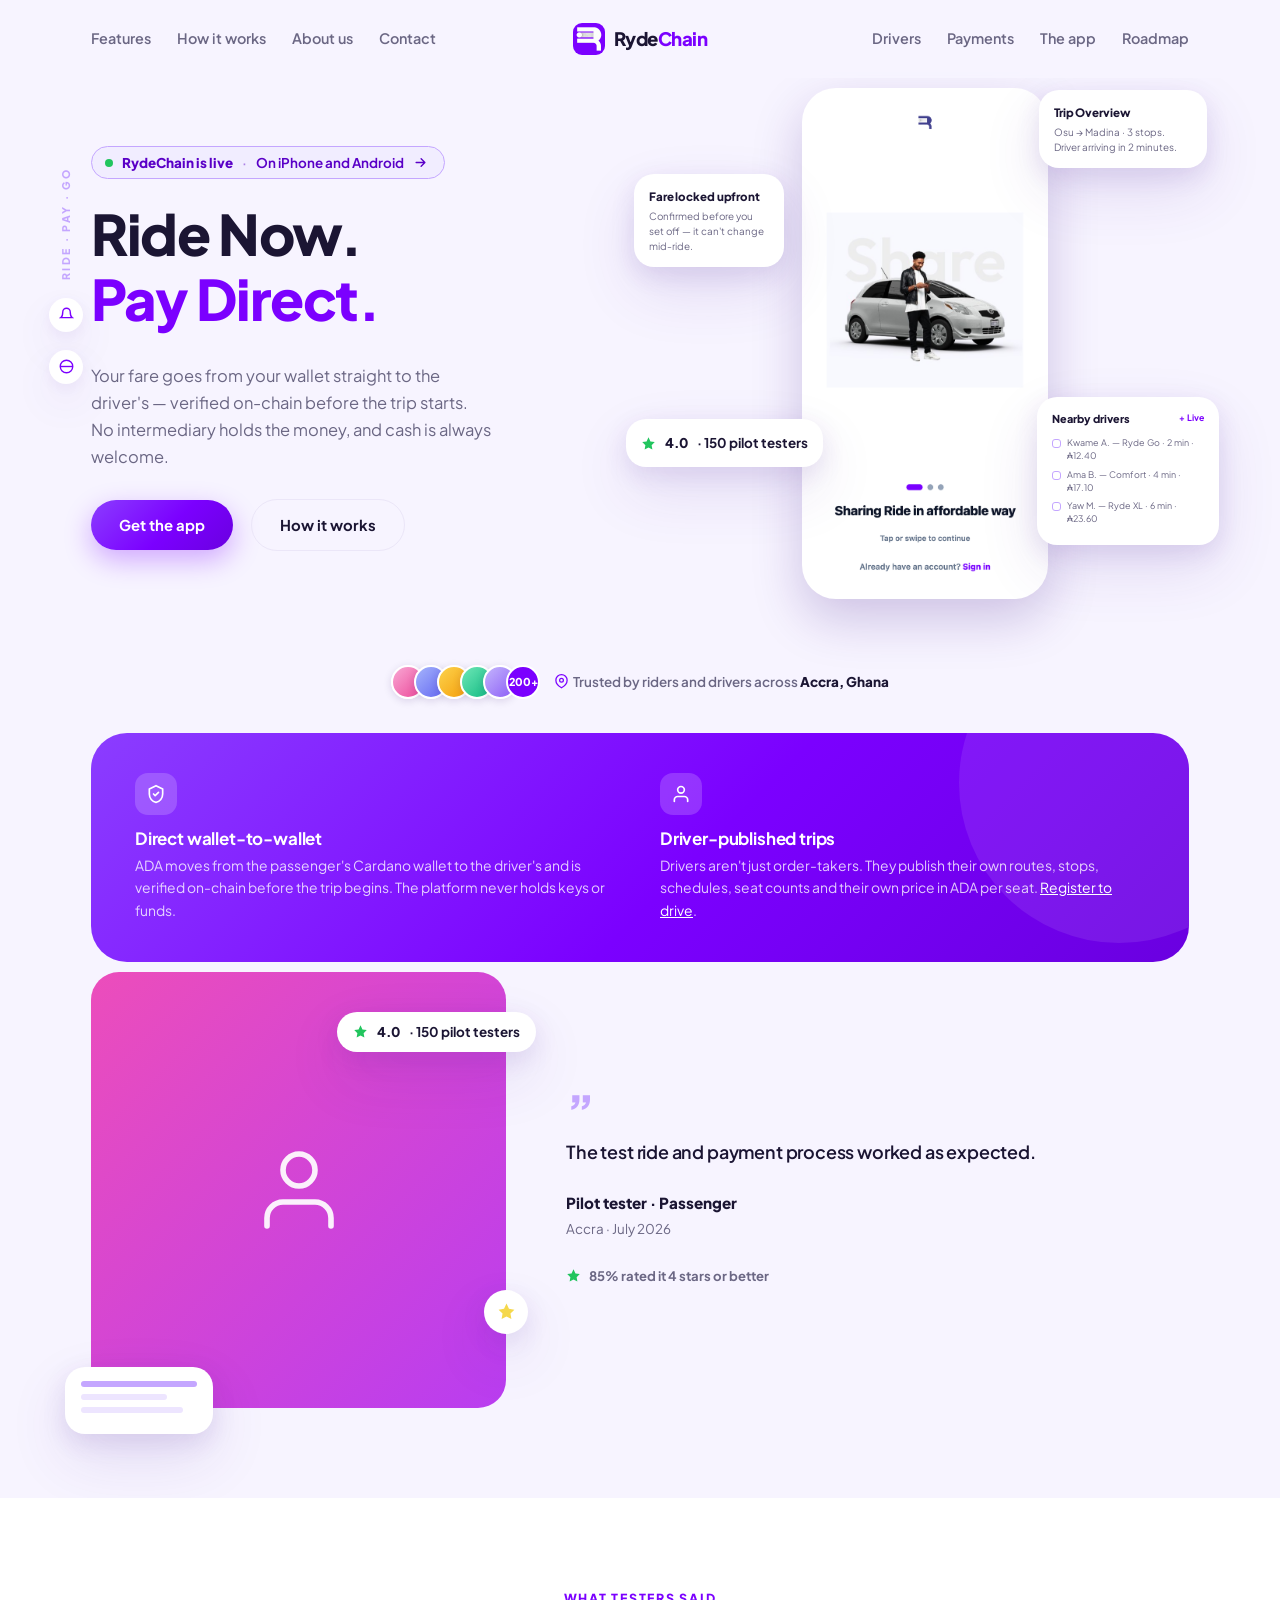
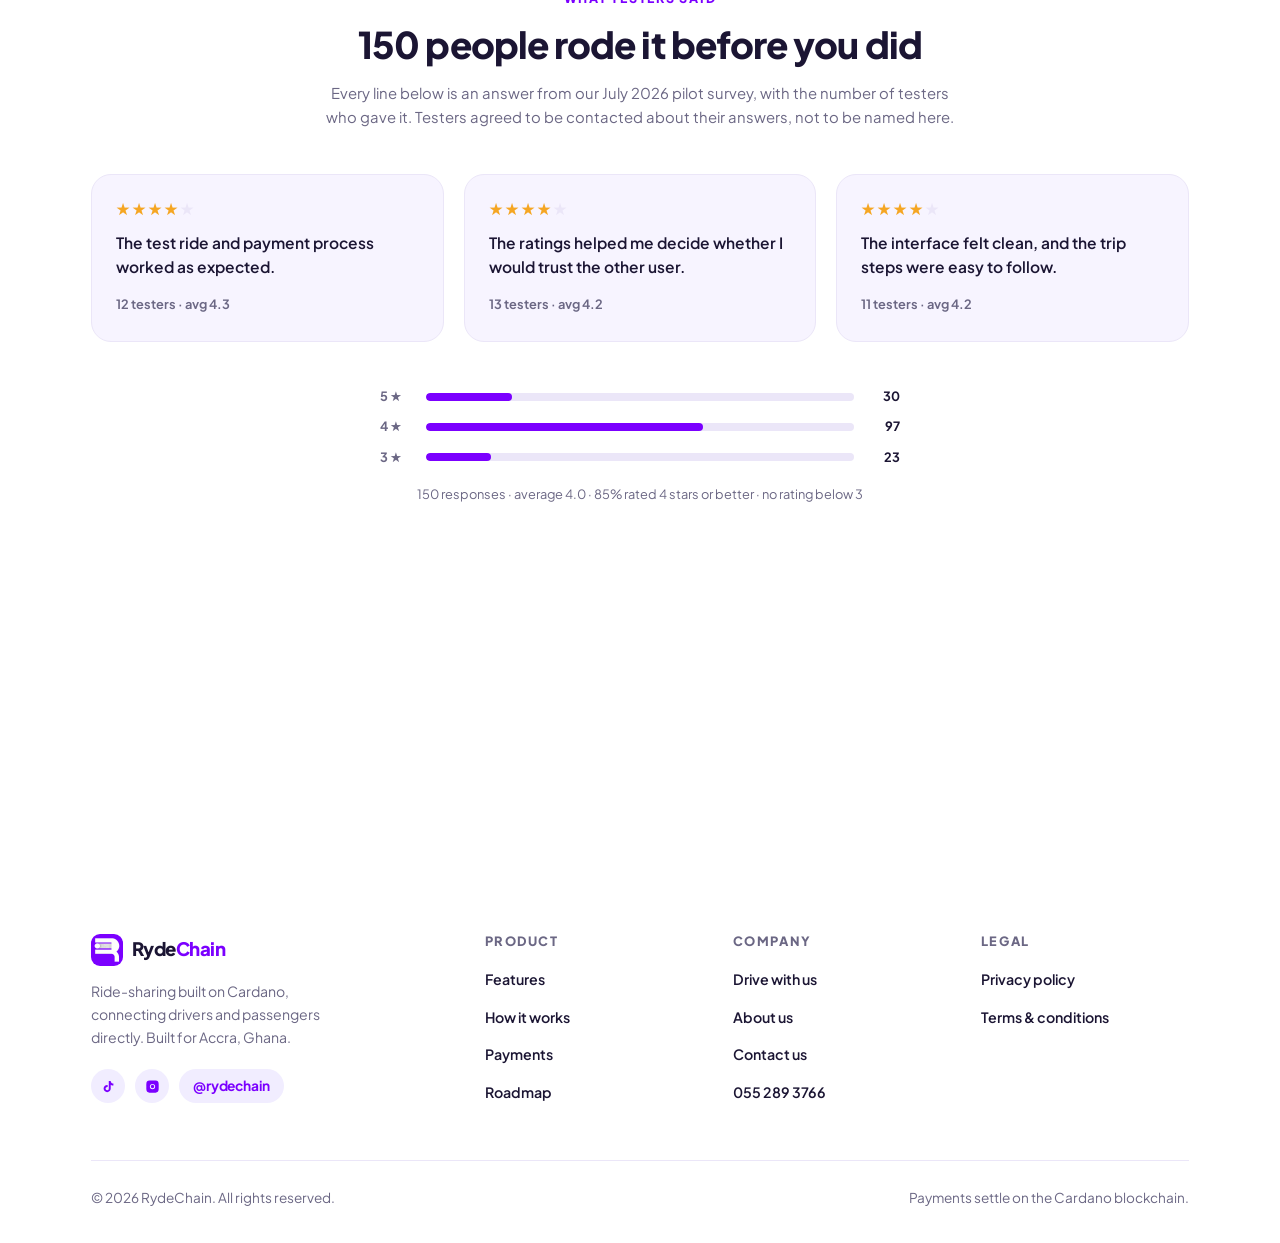
<file: index.html>
<!DOCTYPE html>
<html lang="en">
<head>
<meta charset="utf-8" />
<meta name="viewport" content="width=device-width, initial-scale=1" />
<title>RydeChain — Ride-sharing on Cardano, built for Accra</title>
<meta name="description" content="RydeChain connects drivers and passengers directly. Pay in cash or in ADA straight from your own Cardano wallet to the driver's — verified on-chain, no intermediary holding your money." />
<meta name="theme-color" content="#7b00ff" />
<link rel="icon" href="/assets/favicon.png" />
<meta property="og:title" content="RydeChain — Ride-sharing on Cardano" />
<meta property="og:description" content="Direct wallet-to-wallet ADA payments, driver-published trips, and upfront fares. Built for Accra, Ghana." />
<meta property="og:url" content="https://app.arcaccra.com/" />
<meta property="og:type" content="website" />
<meta property="og:image" content="https://app.arcaccra.com/assets/logo.png" />
<link rel="canonical" href="https://app.arcaccra.com/" />
<link rel="preconnect" href="https://fonts.googleapis.com" />
<link rel="preconnect" href="https://fonts.gstatic.com" crossorigin />
<link href="https://fonts.googleapis.com/css2?family=Plus+Jakarta+Sans:wght@400;500;600;700;800&display=swap" rel="stylesheet" />
<link rel="stylesheet" href="/styles.css" />
</head>
<body data-page="home">

<div id="site-header"></div>

<main class="page-main">
<section class="hero">
  <div class="wrap hero-inner">
    <div class="rail" aria-hidden="true">
      <span>Ride · Pay · Go</span>
      <i><svg viewBox="0 0 24 24"><path d="M18 8A6 6 0 0 0 6 8c0 7-3 9-3 9h18s-3-2-3-9"/></svg></i>
      <i><svg viewBox="0 0 24 24"><circle cx="12" cy="12" r="10"/><path d="M2 12h20"/></svg></i>
    </div>
    <div class="hero-grid">
      <div>
        <!-- Points at /download now that both stores are live: naming one would
             send half the visitors to a store their phone cannot use. -->
        <a class="live-pill" href="/download">
          <span class="live-dot" aria-hidden="true"></span>
          <strong>RydeChain is live</strong>
          <span class="live-sep" aria-hidden="true">·</span>
          On iPhone and Android
          <svg class="live-arrow" viewBox="0 0 24 24" fill="none" stroke="currentColor" stroke-width="2.2" stroke-linecap="round" stroke-linejoin="round" aria-hidden="true"><path d="M5 12h13M13 6l6 6-6 6"/></svg>
        </a>
        <h1>Ride Now.<br /><span class="accent">Pay Direct.</span></h1>
        <p class="lead">
          Your fare goes from your wallet straight to the driver's — verified
          on-chain before the trip starts. No intermediary holds the money,
          and cash is always welcome.
        </p>
        <div class="hero-actions">
          <a href="/download" class="btn btn-primary">Get the app</a>
          <a href="/how-it-works" class="btn btn-ghost">How it works</a>
        </div>
      </div>
      <div class="hero-visual">
        <div class="float f-left reveal">
          <h5>Fare locked upfront</h5>
          <p>Confirmed before you set off — it can't change mid-ride.</p>
        </div>
        <div class="rating-chip float f-trust">
          <svg class="star" viewBox="0 0 24 24" aria-hidden="true"><polygon points="12 2 15.1 8.6 22 9.7 17 14.6 18.2 21.5 12 18.2 5.8 21.5 7 14.6 2 9.7 8.9 8.6 12 2"/></svg>
          <b>4.0</b> · 150 pilot testers
        </div>
        <div class="float f-overview">
          <h5>Trip Overview</h5>
          <p>Osu → Madina · 3 stops. Driver arriving in 2 minutes.</p>
        </div>
        <div class="float f-tasks">
          <div class="hd"><b>Nearby drivers</b><span>+ Live</span></div>
          <div class="li"><i></i> Kwame A. — Ryde Go · 2 min · ₳12.40</div>
          <div class="li"><i></i> Ama B. — Comfort · 4 min · ₳17.10</div>
          <div class="li"><i></i> Yaw M. — Ryde XL · 6 min · ₳23.60</div>
        </div>
        <div class="phone">
          <div class="phone-inner">
            <img class="phone-shot" src="/assets/screens/01-onboarding-share.png" alt="RydeChain app onboarding screen" />
          </div>
        </div>
      </div>
    </div>
    <div class="hero-social">
      <div class="avatars">
        <i class="a1"></i><i class="a2"></i><i class="a3"></i><i class="a4"></i><i class="a5"></i>
        <span class="more">200+</span>
      </div>
      <p>
        <svg class="inline-ic" viewBox="0 0 24 24" aria-hidden="true"><path d="M21 10c0 7-9 12-9 12s-9-5-9-12a9 9 0 0 1 18 0z"/><circle cx="12" cy="10" r="3"/></svg>
        Trusted by riders and drivers across <b>Accra, Ghana</b>
      </p>
    </div>
    <div class="slab reveal">
      <div class="slab-item">
        <div class="ic">
          <svg viewBox="0 0 24 24"><path d="M12 2 4 6v6c0 5 3.4 9.3 8 10 4.6-.7 8-5 8-10V6z"/><polyline points="9 12 11 14 15 10"/></svg>
        </div>
        <h3>Direct wallet-to-wallet</h3>
        <p>ADA moves from the passenger's Cardano wallet to the driver's and is verified on-chain before the trip begins. The platform never holds keys or funds.</p>
      </div>
      <div class="slab-item">
        <div class="ic">
          <svg viewBox="0 0 24 24"><path d="M20 21v-2a4 4 0 0 0-4-4H8a4 4 0 0 0-4 4v2"/><circle cx="12" cy="7" r="4"/></svg>
        </div>
        <h3>Driver-published trips</h3>
        <p>Drivers aren't just order-takers. They publish their own routes, stops, schedules, seat counts and their own price in ADA per seat. <a href="/driver-signup" style="color:#fff;text-decoration:underline;">Register to drive</a>.</p>
      </div>
    </div>
  </div>
</section>

<section>
  <div class="wrap tm-grid">
    <div class="tm-visual reveal">
      <div class="tm-photo">
        <svg class="person" viewBox="0 0 24 24" aria-hidden="true">
          <path d="M20 21v-2a4 4 0 0 0-4-4H8a4 4 0 0 0-4 4v2"/><circle cx="12" cy="7" r="4"/>
        </svg>
      </div>
      <div class="rating-chip tm-chip">
        <svg class="star" viewBox="0 0 24 24" aria-hidden="true"><polygon points="12 2 15.1 8.6 22 9.7 17 14.6 18.2 21.5 12 18.2 5.8 21.5 7 14.6 2 9.7 8.9 8.6 12 2"/></svg>
        <b>4.0</b> · 150 pilot testers
      </div>
      <div class="tm-star">
        <svg viewBox="0 0 24 24" aria-hidden="true"><polygon points="12 2 15.1 8.6 22 9.7 17 14.6 18.2 21.5 12 18.2 5.8 21.5 7 14.6 2 9.7 8.9 8.6 12 2"/></svg>
      </div>
      <div class="tm-list"><i></i><i></i><i></i></div>
    </div>
    <div class="tm-body reveal">
      <div class="quote-mark">&rdquo;</div>
      <!-- Verbatim from the July 2026 pilot survey. Respondents agreed to be
           contacted for follow-up, not to be named on a public page, so they
           are described by role and not identified. -->
      <blockquote>
        The test ride and payment process worked as expected.
      </blockquote>
      <div class="tm-author">
        <b>Pilot tester · Passenger</b>
        <small>Accra · July 2026</small>
      </div>
      <div class="tm-foot">
        <svg class="star" viewBox="0 0 24 24" aria-hidden="true"><polygon points="12 2 15.1 8.6 22 9.7 17 14.6 18.2 21.5 12 18.2 5.8 21.5 7 14.6 2 9.7 8.9 8.6 12 2"/></svg>
        85% rated it 4 stars or better
      </div>
    </div>
  </div>
</section>

<section class="fb-sec">
  <div class="wrap">
    <div class="fb-head reveal">
      <span class="eyebrow">What testers said</span>
      <h2>150 people rode it before you did</h2>
      <p>Every line below is an answer from our July 2026 pilot survey, with the number of testers who gave it. Testers agreed to be contacted about their answers, not to be named here.</p>
    </div>

    <div class="fb-grid">
      <figure class="fb-card reveal">
        <div class="fb-stars" aria-label="Average 4.3 out of 5">★★★★<span>★</span></div>
        <blockquote>The test ride and payment process worked as expected.</blockquote>
        <figcaption>12 testers · avg 4.3</figcaption>
      </figure>
      <figure class="fb-card reveal">
        <div class="fb-stars" aria-label="Average 4.2 out of 5">★★★★<span>★</span></div>
        <blockquote>The ratings helped me decide whether I would trust the other user.</blockquote>
        <figcaption>13 testers · avg 4.2</figcaption>
      </figure>
      <figure class="fb-card reveal">
        <div class="fb-stars" aria-label="Average 4.2 out of 5">★★★★<span>★</span></div>
        <blockquote>The interface felt clean, and the trip steps were easy to follow.</blockquote>
        <figcaption>11 testers · avg 4.2</figcaption>
      </figure>
    </div>

    <!-- The distribution is shown in full, three-star responses included. A
         rating average with the low end hidden is the thing readers discount. -->
    <div class="fb-dist reveal">
      <div class="fb-dist-row"><span>5 ★</span><i><b style="width:20%"></b></i><em>30</em></div>
      <div class="fb-dist-row"><span>4 ★</span><i><b style="width:64.7%"></b></i><em>97</em></div>
      <div class="fb-dist-row"><span>3 ★</span><i><b style="width:15.3%"></b></i><em>23</em></div>
      <p class="fb-dist-note">150 responses · average 4.0 · 85% rated 4 stars or better · no rating below 3</p>
    </div>
  </div>
</section>
</main>

<div id="site-footer"></div>
<script src="/site-layout.js"></script>
<script src="/script.js"></script>
</body>
</html>
</file>
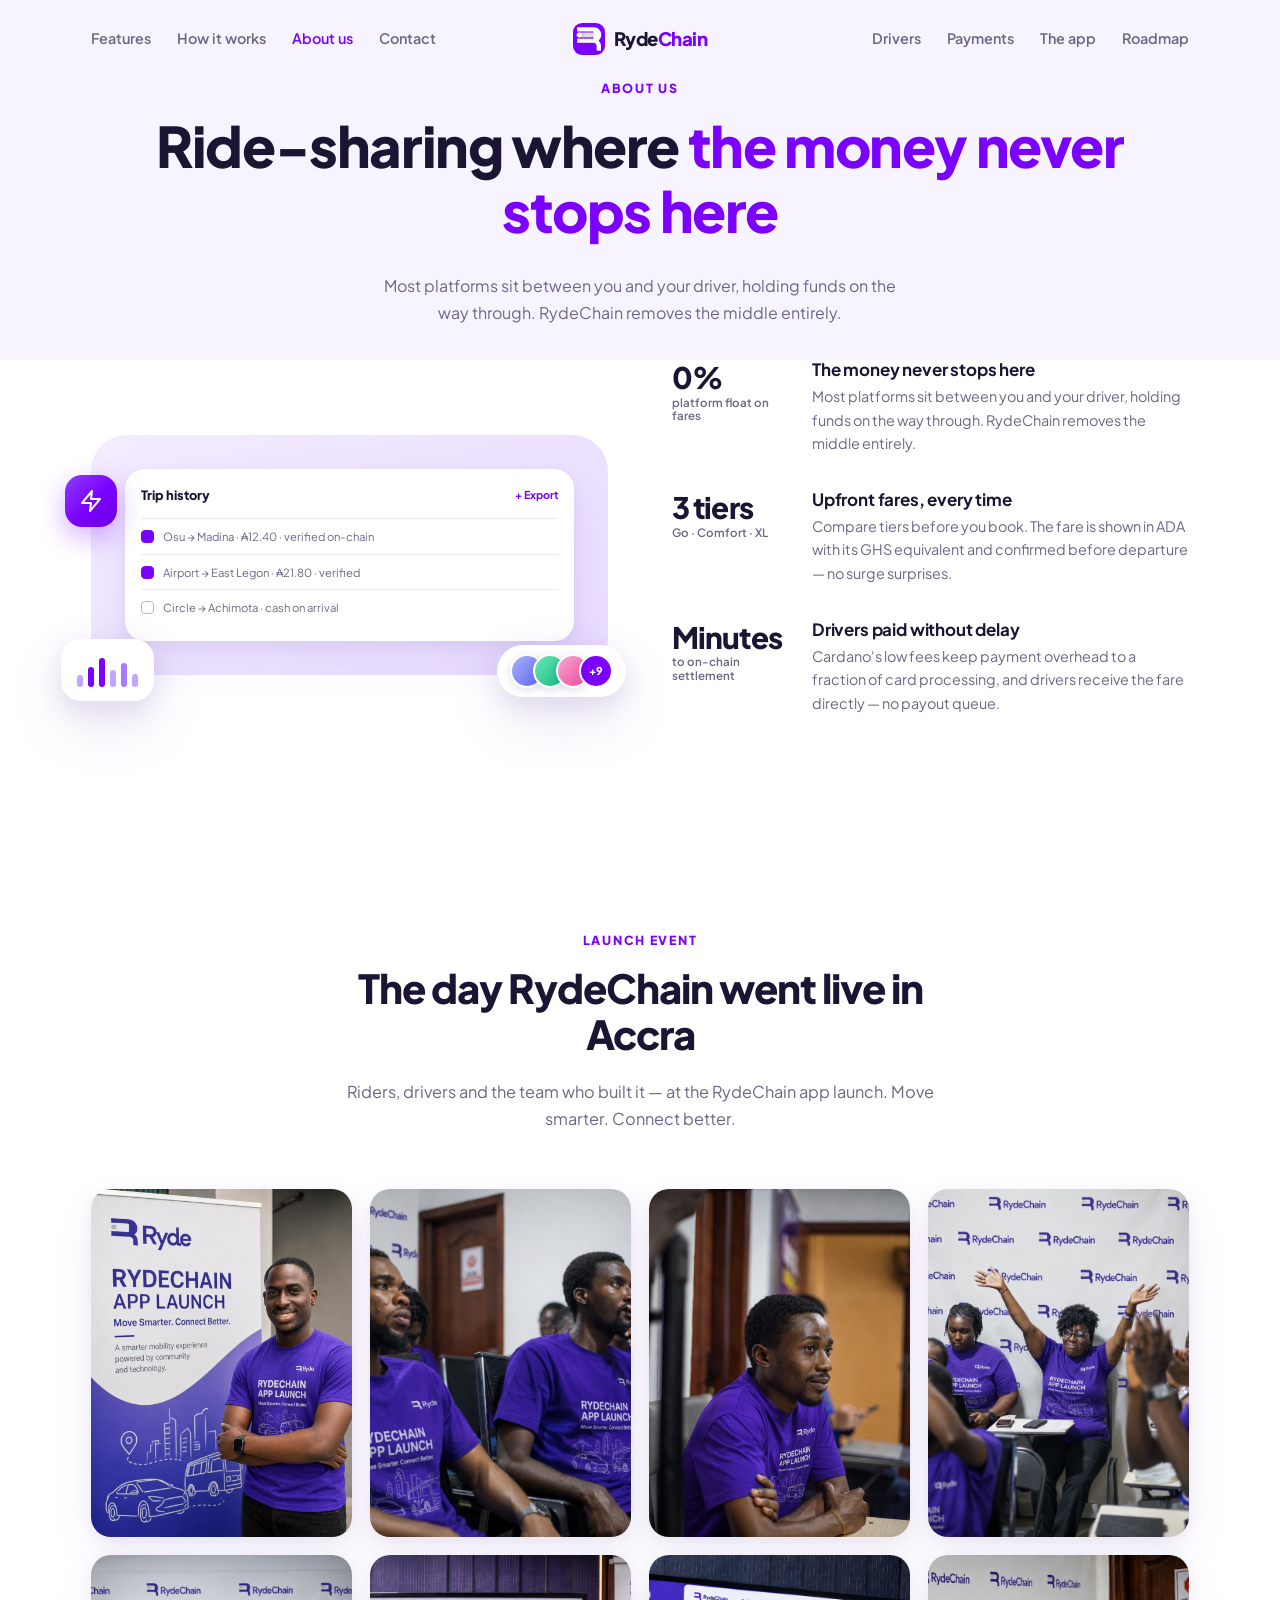
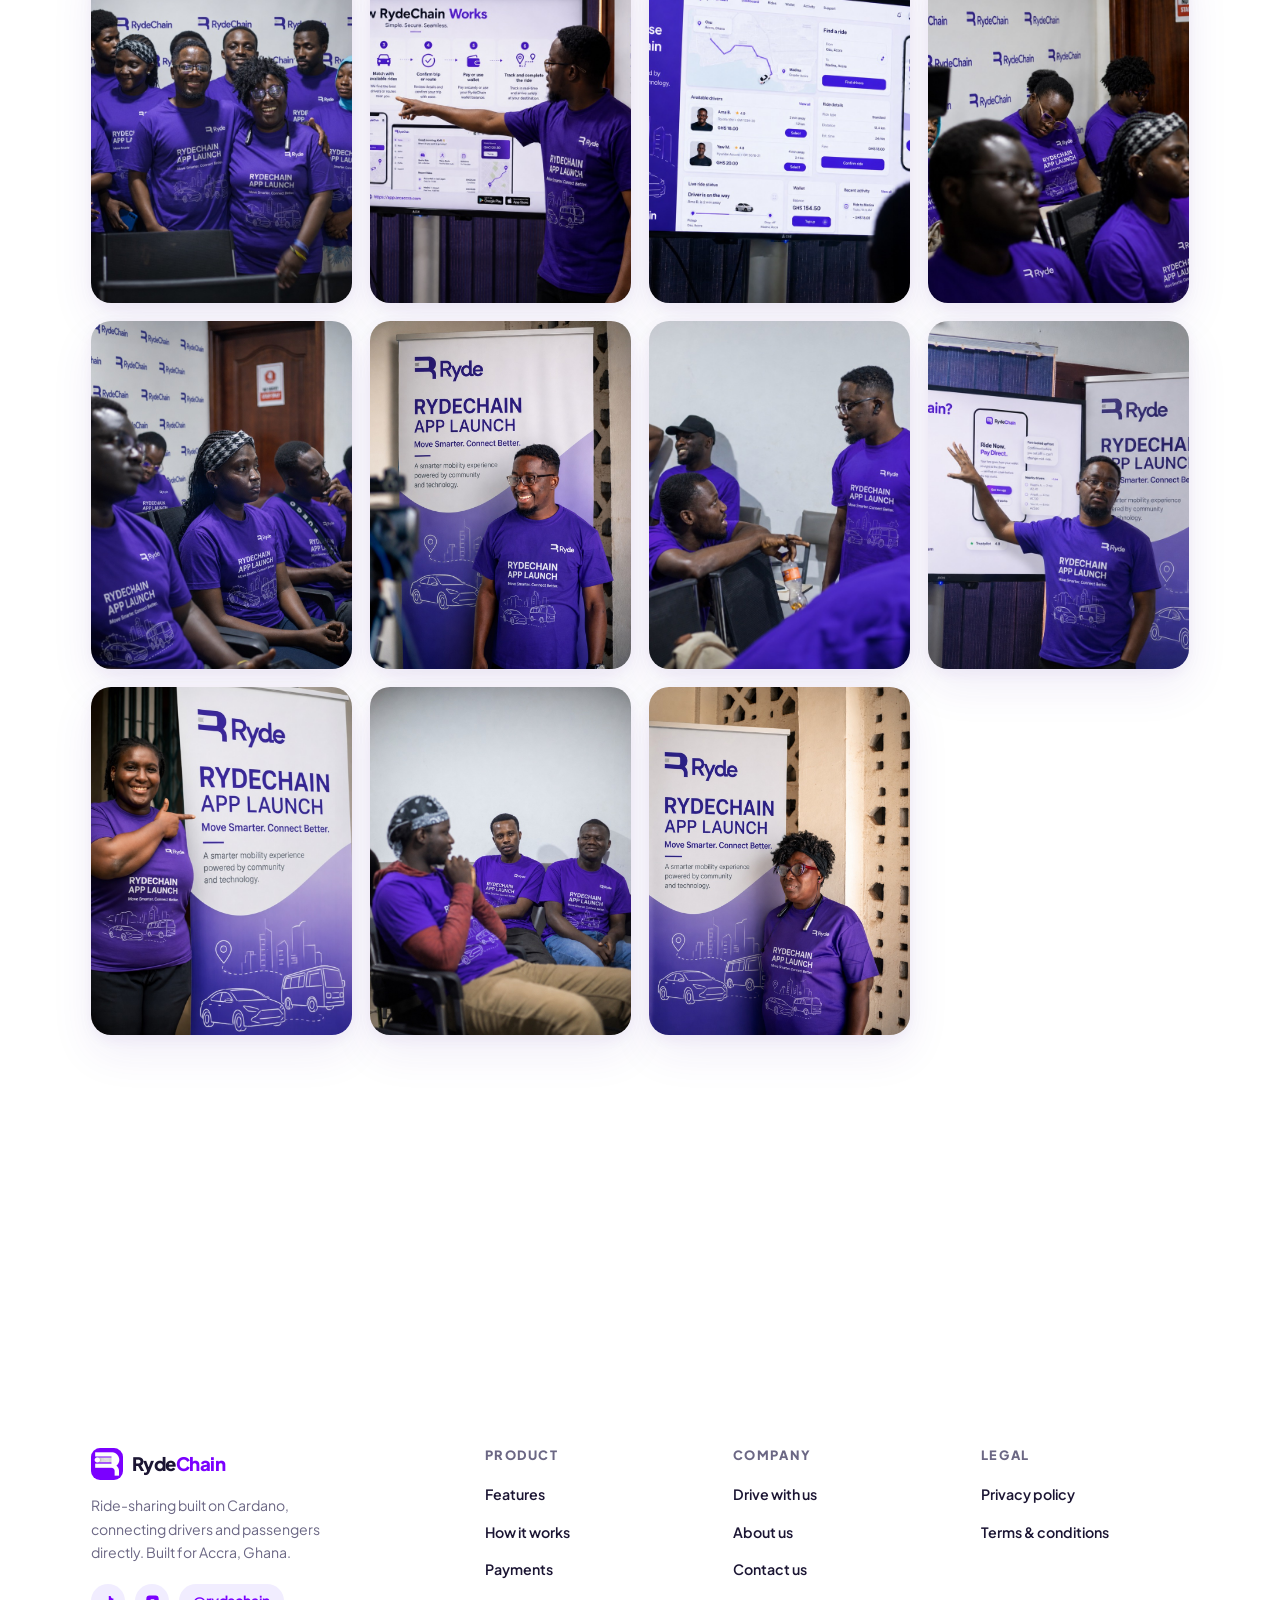
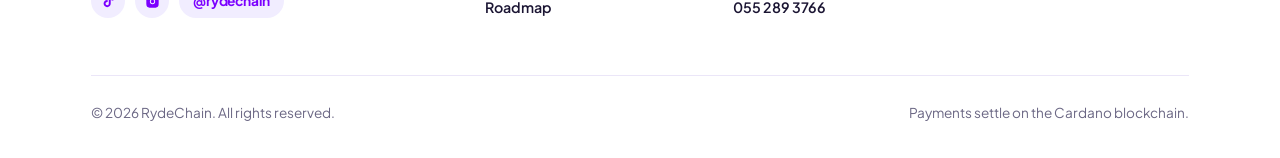
<file: about.html>
<!DOCTYPE html>
<html lang="en">
<head>
<meta charset="utf-8" />
<meta name="viewport" content="width=device-width, initial-scale=1" />
<title>About RydeChain — Built for Accra</title>
<meta name="description" content="RydeChain removes the middleman from ride-sharing. Zero platform float on fares, upfront pricing, and drivers paid in minutes on Cardano." />
<meta name="theme-color" content="#7b00ff" />
<link rel="icon" href="/assets/favicon.png" />
<link rel="canonical" href="https://app.arcaccra.com/about" />
<link rel="preconnect" href="https://fonts.googleapis.com" />
<link rel="preconnect" href="https://fonts.gstatic.com" crossorigin />
<link href="https://fonts.googleapis.com/css2?family=Plus+Jakarta+Sans:wght@400;500;600;700;800&display=swap" rel="stylesheet" />
<link rel="stylesheet" href="/styles.css" />
</head>
<body data-page="about">

<div id="site-header"></div>

<main class="page-main">
<section class="page-hero">
  <div class="wrap">
    <span class="eyebrow">About us</span>
    <h1>Ride-sharing where <span class="accent">the money never stops here</span></h1>
    <p>Most platforms sit between you and your driver, holding funds on the way through. RydeChain removes the middle entirely.</p>
  </div>
</section>

<section class="stats">
  <div class="wrap stats-grid">
    <div class="stats-visual reveal">
      <div class="blob-card">
        <div class="badge-float">
          <svg viewBox="0 0 24 24"><path d="M13 2 3 14h9l-1 8 10-12h-9z"/></svg>
        </div>
        <div class="tasklist">
          <div class="hd"><b>Trip history</b><span>+ Export</span></div>
          <div class="li done"><i></i> Osu → Madina · ₳12.40 · verified on-chain</div>
          <div class="li done"><i></i> Airport → East Legon · ₳21.80 · verified</div>
          <div class="li"><i></i> Circle → Achimota · cash on arrival</div>
        </div>
        <div class="bars-float"><i></i><i></i><i></i><i></i><i></i><i></i></div>
        <div class="avatars-float">
          <div class="avatars"><i class="a2"></i><i class="a4"></i><i class="a1"></i><span class="more">+9</span></div>
        </div>
      </div>
    </div>
    <div>
      <div class="stat-row reveal">
        <div class="num">0%<small>platform float on fares</small></div>
        <div>
          <h3>The money never stops here</h3>
          <p>Most platforms sit between you and your driver, holding funds on the way through. RydeChain removes the middle entirely.</p>
        </div>
      </div>
      <div class="stat-row reveal">
        <div class="num">3 tiers<small>Go · Comfort · XL</small></div>
        <div>
          <h3>Upfront fares, every time</h3>
          <p>Compare tiers before you book. The fare is shown in ADA with its GHS equivalent and confirmed before departure — no surge surprises.</p>
        </div>
      </div>
      <div class="stat-row reveal">
        <div class="num">Minutes<small>to on-chain settlement</small></div>
        <div>
          <h3>Drivers paid without delay</h3>
          <p>Cardano's low fees keep payment overhead to a fraction of card processing, and drivers receive the fare directly — no payout queue.</p>
        </div>
      </div>
    </div>
  </div>
</section>

<section class="launch">
  <div class="wrap">
    <div class="launch-head reveal">
      <span class="eyebrow">Launch event</span>
      <h2>The day RydeChain went live in Accra</h2>
      <p>Riders, drivers and the team who built it — at the RydeChain app launch. Move smarter. Connect better.</p>
    </div>
    <div class="launch-grid">
      <figure class="launch-shot reveal"><img src="/assets/launch/launch-1.jpg" alt="A team member beside the RydeChain app launch banner in Accra" loading="lazy" width="1200" height="1600" /></figure>
      <figure class="launch-shot reveal"><img src="/assets/launch/launch-2.jpg" alt="Guests at the RydeChain app launch" loading="lazy" width="1200" height="1600" /></figure>
      <figure class="launch-shot reveal"><img src="/assets/launch/launch-3.jpg" alt="RydeChain launch event in Accra" loading="lazy" width="1200" height="1600" /></figure>
      <figure class="launch-shot reveal"><img src="/assets/launch/launch-4.jpg" alt="The RydeChain team on launch day" loading="lazy" width="1200" height="1600" /></figure>
      <figure class="launch-shot reveal"><img src="/assets/launch/launch-5.jpg" alt="Attendees in RydeChain launch shirts" loading="lazy" width="1200" height="1600" /></figure>
      <figure class="launch-shot reveal"><img src="/assets/launch/launch-6.jpg" alt="RydeChain app launch banner and guests" loading="lazy" width="1200" height="1600" /></figure>
      <figure class="launch-shot reveal"><img src="/assets/launch/launch-7.jpg" alt="Drivers at the RydeChain launch" loading="lazy" width="1200" height="1600" /></figure>
      <figure class="launch-shot reveal"><img src="/assets/launch/launch-8.jpg" alt="RydeChain launch day in Accra" loading="lazy" width="1200" height="1600" /></figure>
      <figure class="launch-shot reveal"><img src="/assets/launch/launch-9.jpg" alt="A guest beside the RydeChain app launch banner" loading="lazy" width="1200" height="1600" /></figure>
      <figure class="launch-shot reveal"><img src="/assets/launch/launch-10.jpg" alt="Community at the RydeChain launch" loading="lazy" width="1200" height="1600" /></figure>
      <figure class="launch-shot reveal"><img src="/assets/launch/launch-11.jpg" alt="RydeChain launch event portrait" loading="lazy" width="1200" height="1600" /></figure>
      <figure class="launch-shot reveal"><img src="/assets/launch/launch-12.jpg" alt="RydeChain launch event in Accra" loading="lazy" width="1200" height="1600" /></figure>
      <figure class="launch-shot reveal"><img src="/assets/launch/launch-13.jpg" alt="Team and guests on RydeChain launch day" loading="lazy" width="1200" height="1600" /></figure>
      <figure class="launch-shot reveal"><img src="/assets/launch/launch-14.jpg" alt="RydeChain app launch celebration" loading="lazy" width="1200" height="1600" /></figure>
      <figure class="launch-shot reveal"><img src="/assets/launch/launch-15.jpg" alt="RydeChain app launch in Accra" loading="lazy" width="1200" height="1600" /></figure>
    </div>
  </div>
</section>
</main>

<div id="site-footer"></div>
<script src="/site-layout.js"></script>
<script src="/script.js"></script>
</body>
</html>
</file>
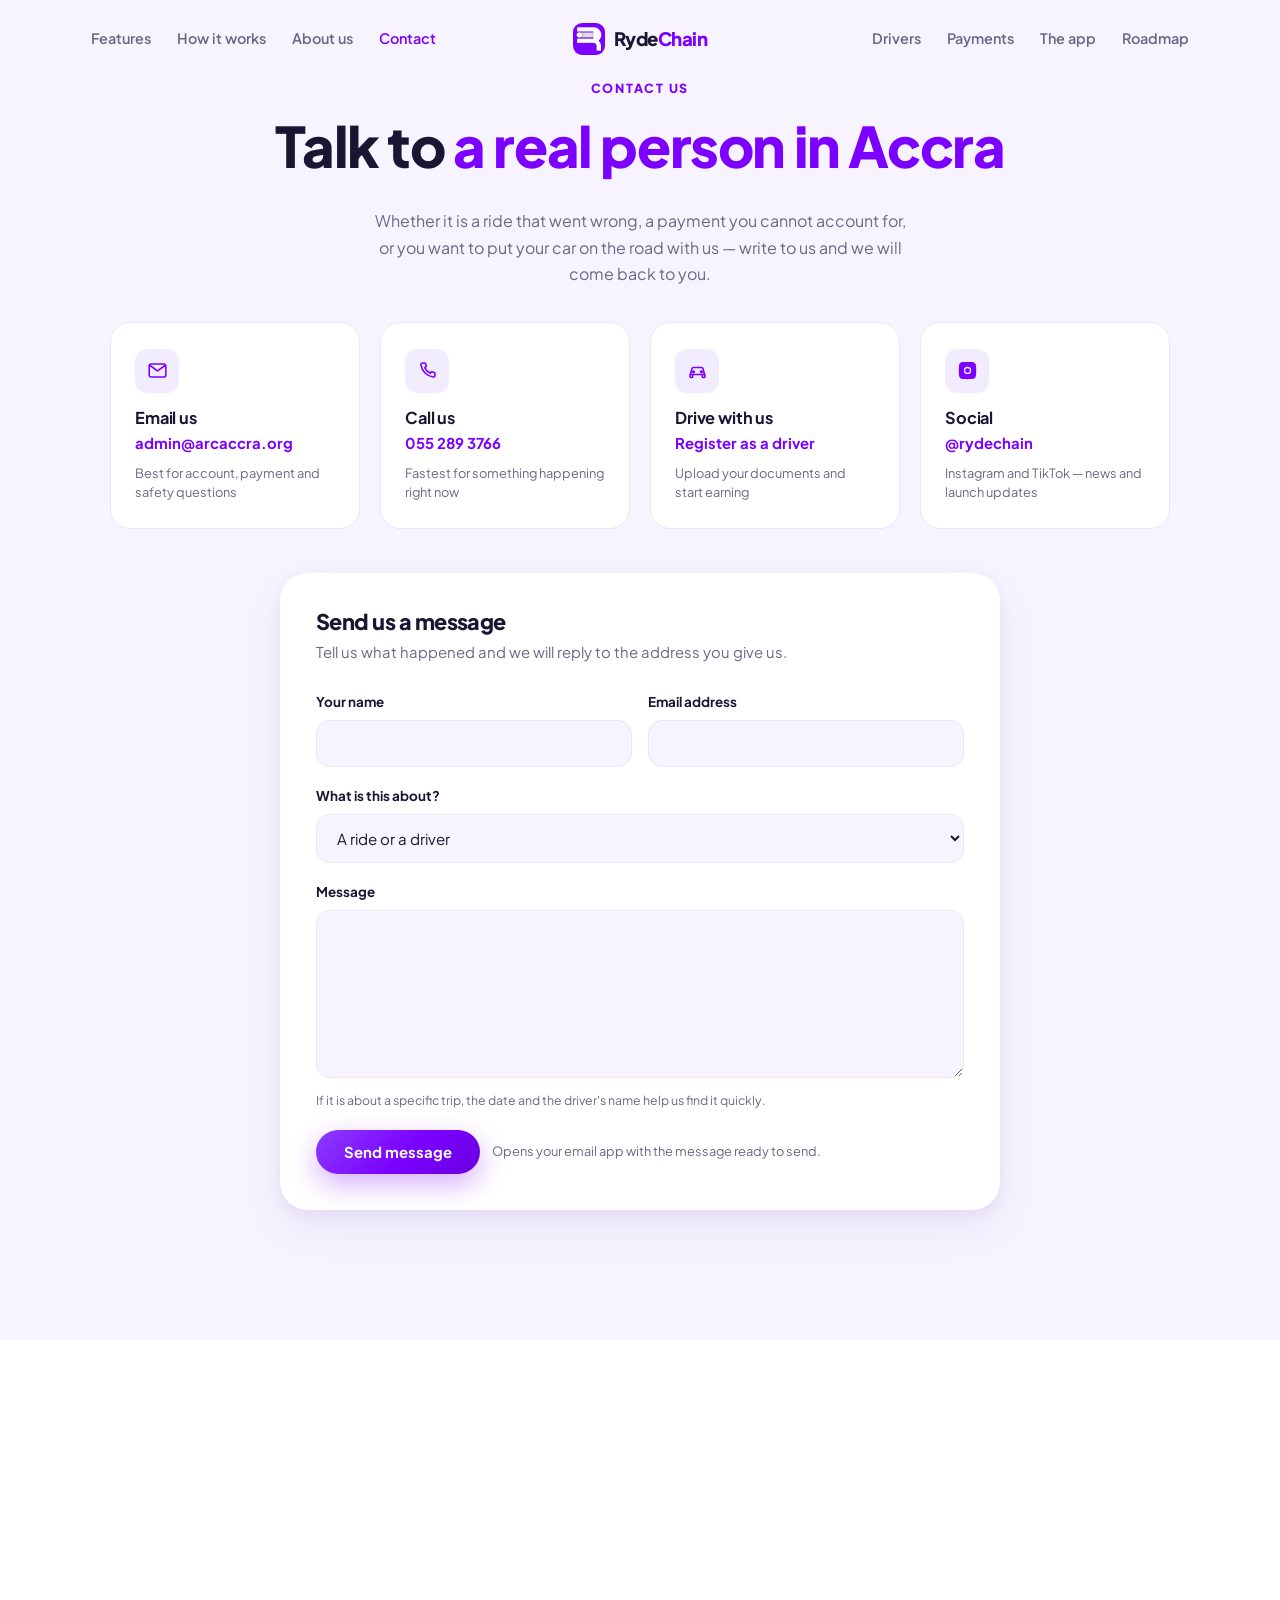
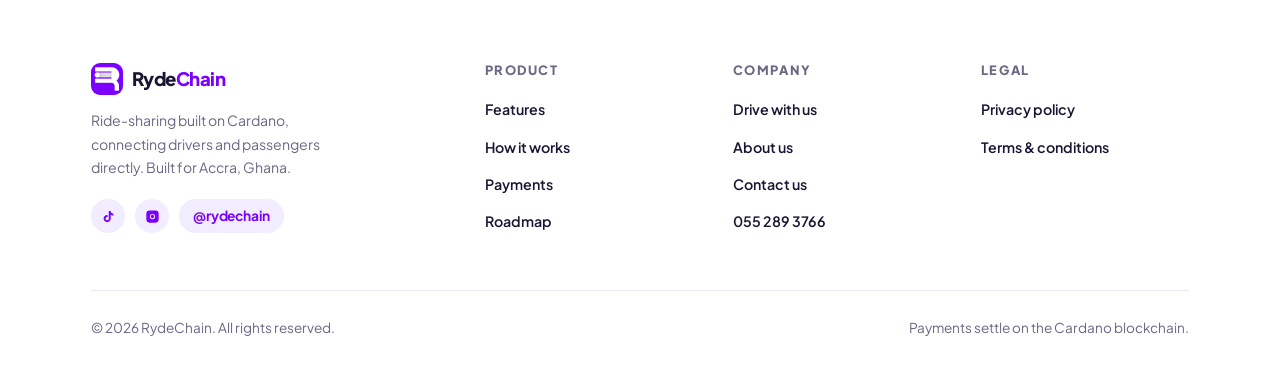
<file: contact.html>
<!DOCTYPE html>
<html lang="en">
<head>
<meta charset="utf-8" />
<meta name="viewport" content="width=device-width, initial-scale=1" />
<title>Contact RydeChain — Talk to the team in Accra</title>
<meta name="description" content="Reach the RydeChain team about a ride, a payment, driving with us, or anything else. Email, socials, and a message form." />
<meta name="theme-color" content="#7b00ff" />
<link rel="icon" href="/assets/favicon.png" />
<link rel="canonical" href="https://app.arcaccra.com/contact" />
<link rel="preconnect" href="https://fonts.googleapis.com" />
<link rel="preconnect" href="https://fonts.gstatic.com" crossorigin />
<link href="https://fonts.googleapis.com/css2?family=Plus+Jakarta+Sans:wght@400;500;600;700;800&display=swap" rel="stylesheet" />
<link rel="stylesheet" href="/styles.css" />
</head>
<body data-page="contact">

<div id="site-header"></div>

<main class="page-main">
<section class="page-hero">
  <div class="wrap">
    <span class="eyebrow">Contact us</span>
    <h1>Talk to <span class="accent">a real person in Accra</span></h1>
    <p>Whether it is a ride that went wrong, a payment you cannot account for, or you want to put your car on the road with us — write to us and we will come back to you.</p>
  </div>
</section>

<section>
  <div class="wrap">
    <div class="contact-grid">

      <a class="contact-card reveal" href="mailto:admin@arcaccra.org">
        <span class="contact-ico" aria-hidden="true">
          <svg viewBox="0 0 24 24" fill="none" stroke="currentColor" stroke-width="1.8" stroke-linecap="round" stroke-linejoin="round">
            <rect x="2.5" y="4.5" width="19" height="15" rx="2.5"/><path d="m3 6 9 6.5L21 6"/>
          </svg>
        </span>
        <h3>Email us</h3>
        <p>admin@arcaccra.org</p>
        <span class="contact-meta">Best for account, payment and safety questions</span>
      </a>

      <a class="contact-card reveal" href="tel:+233552893766">
        <span class="contact-ico" aria-hidden="true">
          <svg viewBox="0 0 24 24" fill="none" stroke="currentColor" stroke-width="1.8" stroke-linecap="round" stroke-linejoin="round">
            <path d="M6.3 3.5h3l1.5 3.8-2 1.4a12.5 12.5 0 0 0 6.5 6.5l1.4-2 3.8 1.5v3a1.8 1.8 0 0 1-2 1.8A16.8 16.8 0 0 1 4.5 5.5a1.8 1.8 0 0 1 1.8-2z"/>
          </svg>
        </span>
        <h3>Call us</h3>
        <!-- Shown the way it is dialled in Ghana, linked in full international
             form so it also works from a phone roaming or abroad. -->
        <p>055 289 3766</p>
        <span class="contact-meta">Fastest for something happening right now</span>
      </a>

      <a class="contact-card reveal" href="/driver-signup">
        <span class="contact-ico" aria-hidden="true">
          <svg viewBox="0 0 24 24" fill="none" stroke="currentColor" stroke-width="1.8" stroke-linecap="round" stroke-linejoin="round">
            <path d="M5 16.5h14M6.5 16.5V19a1 1 0 0 1-1 1h-1a1 1 0 0 1-1-1v-2.5M20.5 16.5V19a1 1 0 0 1-1 1h-1a1 1 0 0 1-1-1v-2.5"/>
            <path d="M4 16.5 5.6 10A2 2 0 0 1 7.5 8.5h9A2 2 0 0 1 18.4 10L20 16.5"/><circle cx="7.5" cy="13.5" r="1"/><circle cx="16.5" cy="13.5" r="1"/>
          </svg>
        </span>
        <h3>Drive with us</h3>
        <p>Register as a driver</p>
        <span class="contact-meta">Upload your documents and start earning</span>
      </a>

      <a class="contact-card reveal" href="https://www.instagram.com/rydechain" target="_blank" rel="noopener noreferrer">
        <span class="contact-ico" aria-hidden="true">
          <svg viewBox="0 0 24 24" fill="currentColor"><path d="M12 2.2c3.2 0 3.6 0 4.9.1 3.3.1 4.8 1.7 4.9 4.9.1 1.3.1 1.6.1 4.8s0 3.6-.1 4.9c-.1 3.2-1.7 4.8-4.9 4.9-1.3.1-1.6.1-4.9.1s-3.6 0-4.9-.1c-3.2-.1-4.8-1.7-4.9-4.9-.1-1.3-.1-1.6-.1-4.9s0-3.6.1-4.9C2.3 4 3.9 2.4 7.1 2.3 8.4 2.2 8.8 2.2 12 2.2zm0 5.6a4.2 4.2 0 1 0 0 8.4 4.2 4.2 0 0 0 0-8.4zm0 6.9a2.7 2.7 0 1 1 0-5.4 2.7 2.7 0 0 1 0 5.4zm5.4-7.1a1 1 0 1 1-2 0 1 1 0 0 1 2 0z"/></svg>
        </span>
        <h3>Social</h3>
        <p>@rydechain</p>
        <span class="contact-meta">Instagram and TikTok — news and launch updates</span>
      </a>

    </div>

    <form class="form-card" id="contactForm" novalidate>
      <h2>Send us a message</h2>
      <p class="sub">Tell us what happened and we will reply to the address you give us.</p>

      <div class="alert" id="formAlert" role="status" aria-live="polite"></div>

      <div class="field-row">
        <div class="field">
          <label for="name">Your name</label>
          <input id="name" name="name" type="text" autocomplete="name" required />
        </div>
        <div class="field">
          <label for="email">Email address</label>
          <input id="email" name="email" type="email" autocomplete="email" required />
        </div>
      </div>

      <div class="field">
        <label for="topic">What is this about?</label>
        <select id="topic" name="topic">
          <option value="A ride or a driver">A ride or a driver</option>
          <option value="A payment">A payment</option>
          <option value="Driving with RydeChain">Driving with RydeChain</option>
          <option value="Safety or an incident">Safety or an incident</option>
          <option value="Press or partnerships">Press or partnerships</option>
          <option value="Something else">Something else</option>
        </select>
      </div>

      <div class="field">
        <label for="message">Message</label>
        <textarea id="message" name="message" rows="6" required></textarea>
        <span class="hint">If it is about a specific trip, the date and the driver's name help us find it quickly.</span>
      </div>

      <div class="form-actions">
        <button class="btn btn-primary" type="submit">Send message</button>
        <span class="contact-meta">Opens your email app with the message ready to send.</span>
      </div>
    </form>
  </div>
</section>
</main>

<div id="site-footer"></div>
<script src="/site-layout.js"></script>
<script src="/script.js"></script>
<script src="/contact.js"></script>
</body>
</html>
</file>
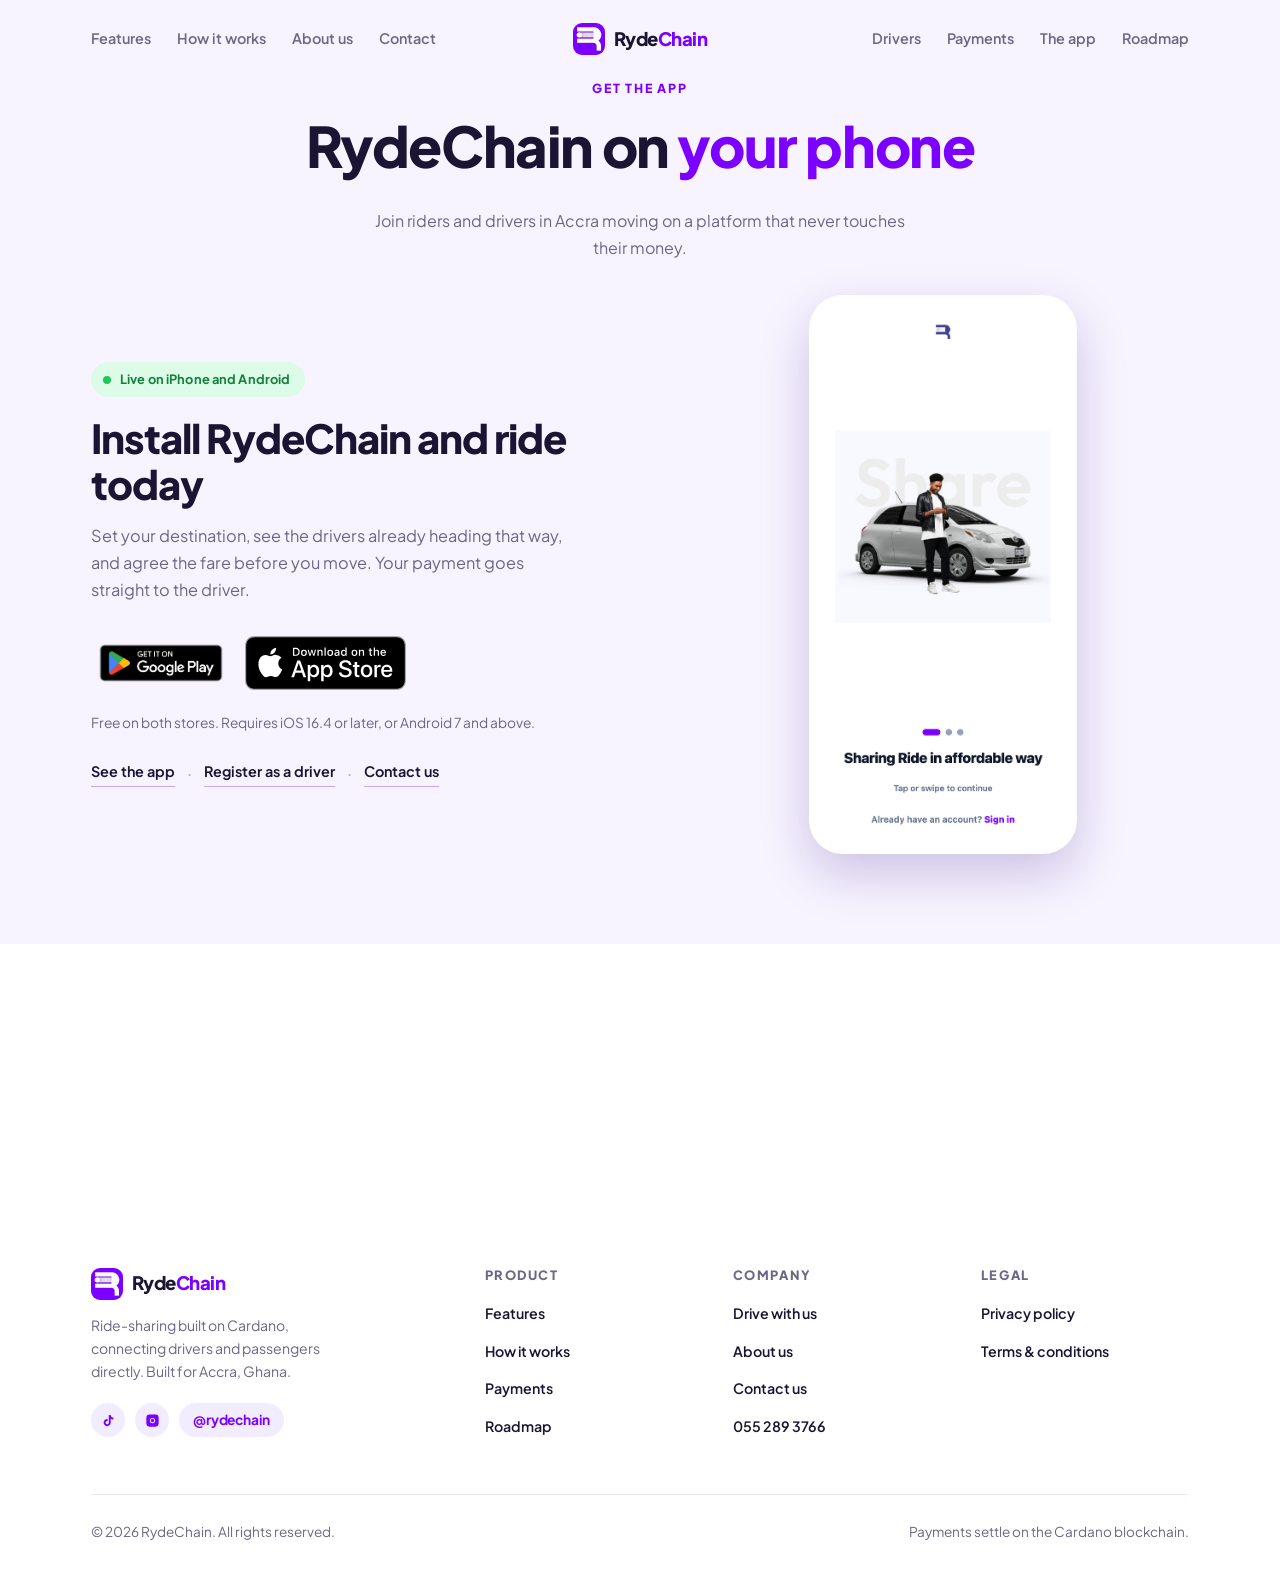
<file: download.html>
<!DOCTYPE html>
<html lang="en">
<head>
<meta charset="utf-8" />
<meta name="viewport" content="width=device-width, initial-scale=1" />
<title>Get the app — RydeChain</title>
<meta name="description" content="Download RydeChain for Android. Join riders and drivers in Accra on a platform that never touches your money." />
<meta name="theme-color" content="#7b00ff" />
<link rel="icon" href="/assets/favicon.png" />
<link rel="canonical" href="https://app.arcaccra.com/download" />
<link rel="preconnect" href="https://fonts.googleapis.com" />
<link rel="preconnect" href="https://fonts.gstatic.com" crossorigin />
<link href="https://fonts.googleapis.com/css2?family=Plus+Jakarta+Sans:wght@400;500;600;700;800&display=swap" rel="stylesheet" />
<link rel="stylesheet" href="/styles.css" />
</head>
<body data-page="download">

<div id="site-header"></div>

<main class="page-main">
<section class="page-hero">
  <div class="wrap">
    <span class="eyebrow">Get the app</span>
    <h1>RydeChain on <span class="accent">your phone</span></h1>
    <p>Join riders and drivers in Accra moving on a platform that never touches their money.</p>
  </div>
</section>

<section>
  <div class="wrap">
    <div class="dl-grid">

      <div class="dl-copy reveal">
        <span class="dl-live"><span class="live-dot" aria-hidden="true"></span> Live on iPhone and Android</span>
        <h2>Install RydeChain and ride today</h2>
        <p class="dl-lead">
          Set your destination, see the drivers already heading that way, and agree the
          fare before you move. Your payment goes straight to the driver.
        </p>

        <div class="dl-store">
          <!-- Google's official badge artwork, served from our own assets rather
               than hotlinked, and left unaltered — their brand terms allow the
               badge as issued and nothing repainted to match a site. The link is
               the canonical listing: the pcampaignid on a shared URL is Google's
               share-attribution tag and does not belong in a published link. -->
          <a class="dl-badge" href="https://play.google.com/store/apps/details?id=com.rydechain.app"
             target="_blank" rel="noopener noreferrer" aria-label="Get RydeChain on Google Play">
            <img src="/assets/badges/google-play-badge.png" alt="Get it on Google Play" width="646" height="250" />
          </a>

          <!-- Apple's badge, as issued. Their marketing tools serve it at a
               fixed 119.66 x 40 ratio; sized by height like Google's so the two
               sit on the same baseline without either being distorted. -->
          <a class="dl-badge" href="https://apps.apple.com/gh/app/rydechain/id6795955584"
             target="_blank" rel="noopener noreferrer" aria-label="Download RydeChain on the App Store">
            <img src="/assets/badges/app-store-badge.svg" alt="Download on the App Store" width="120" height="40" />
          </a>
        </div>

        <p class="dl-note">
          Free on both stores. Requires iOS 16.4 or later, or Android 7 and above.
        </p>

        <div class="dl-links">
          <a href="/screens">See the app</a>
          <span aria-hidden="true">·</span>
          <a href="/driver-signup">Register as a driver</a>
          <span aria-hidden="true">·</span>
          <a href="/contact">Contact us</a>
        </div>
      </div>

      <div class="dl-visual reveal">
        <div class="phone">
          <div class="phone-inner">
            <img class="phone-shot" src="/assets/screens/01-onboarding-share.png" alt="The RydeChain app on Android" />
          </div>
        </div>
      </div>

    </div>
  </div>
</section>
</main>

<div id="site-footer"></div>
<script src="/site-layout.js"></script>
<script src="/script.js"></script>
</body>
</html>
</file>
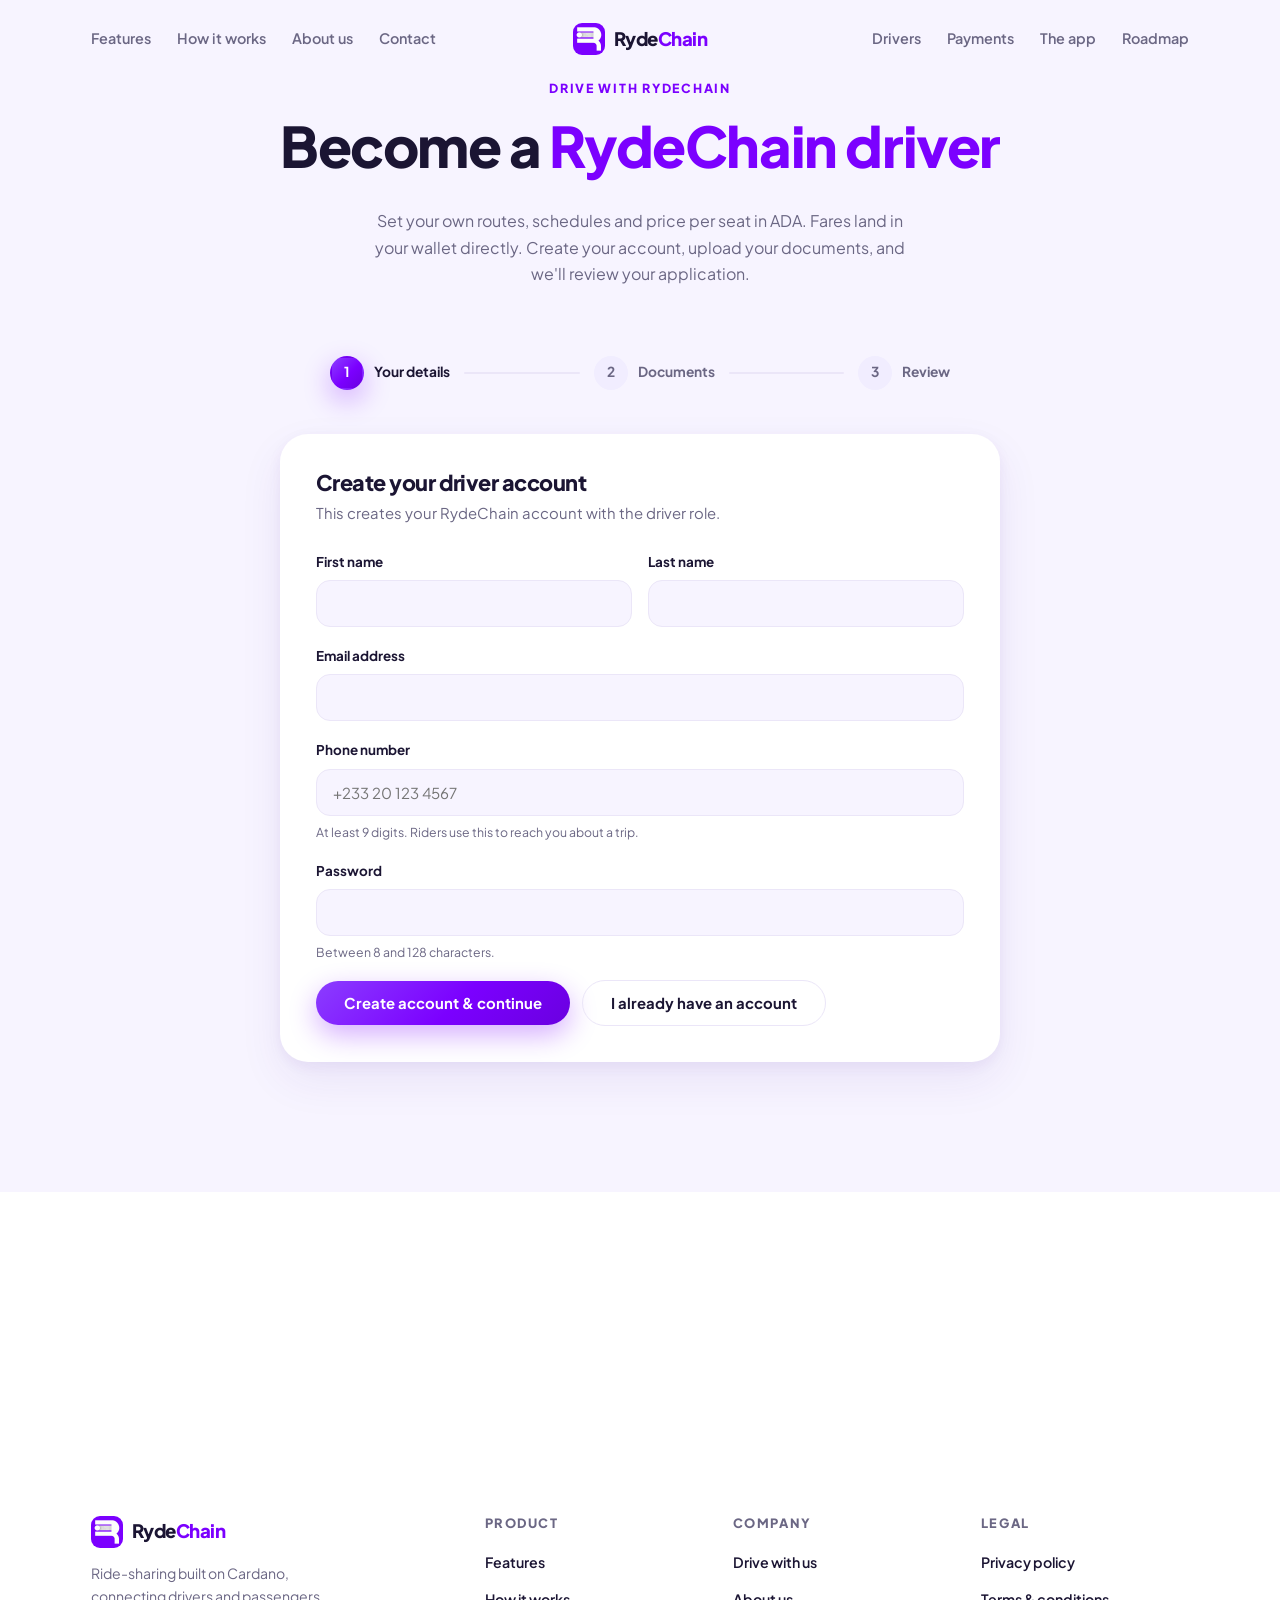
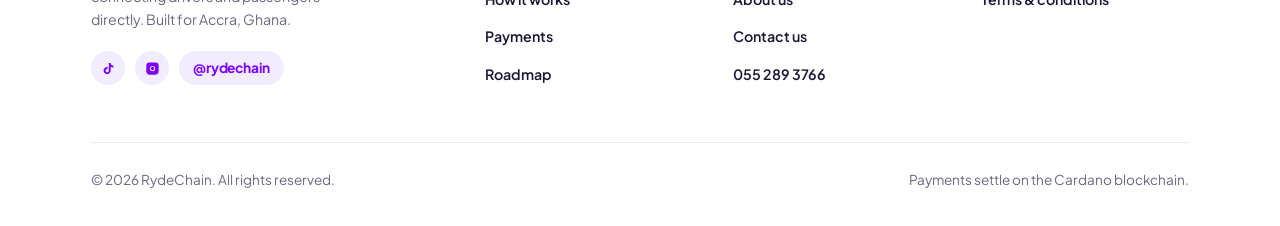
<file: driver-signup.html>
<!DOCTYPE html>
<html lang="en">
<head>
<meta charset="utf-8" />
<meta name="viewport" content="width=device-width, initial-scale=1" />
<title>Drive with RydeChain — Driver registration</title>
<meta name="description" content="Register as a RydeChain driver in Accra. Create your account, upload your licence, vehicle registration, insurance and background check, and get verified." />
<meta name="theme-color" content="#7b00ff" />
<meta name="robots" content="noindex" />
<link rel="icon" href="/assets/favicon.png" />
<link rel="canonical" href="https://app.arcaccra.com/driver-signup" />

<link rel="preconnect" href="https://fonts.googleapis.com" />
<link rel="preconnect" href="https://fonts.gstatic.com" crossorigin />
<link href="https://fonts.googleapis.com/css2?family=Plus+Jakarta+Sans:wght@400;500;600;700;800&display=swap" rel="stylesheet" />
<link rel="stylesheet" href="/styles.css" />
</head>
<body data-page="driver-signup">

<div id="site-header"></div>

<main class="page-main">
<section class="page-hero">
  <div class="wrap">
    <span class="eyebrow">Drive with RydeChain</span>
    <h1>Become a <span class="accent">RydeChain driver</span></h1>
    <p>
      Set your own routes, schedules and price per seat in ADA. Fares land in
      your wallet directly. Create your account, upload your documents, and
      we'll review your application.
    </p>
  </div>
</section>

<section style="padding-top:0;">
  <div class="wrap">

    <div class="stepper" id="stepper">
      <div class="st active" data-step="1"><span class="dot">1</span><span>Your details</span></div>
      <div class="bar"></div>
      <div class="st" data-step="2"><span class="dot">2</span><span>Documents</span></div>
      <div class="bar"></div>
      <div class="st" data-step="3"><span class="dot">3</span><span>Review</span></div>
    </div>

    <!-- ---------- Step 1: account ---------- -->
    <div class="form-card step active" id="step1">
      <h2>Create your driver account</h2>
      <p class="sub">This creates your RydeChain account with the driver role.</p>

      <div class="alert err" id="err1" role="alert"></div>

      <form id="accountForm" novalidate>
        <div class="field-row">
          <div class="field">
            <label for="firstName">First name</label>
            <input id="firstName" name="firstName" type="text" autocomplete="given-name" required />
          </div>
          <div class="field">
            <label for="lastName">Last name</label>
            <input id="lastName" name="lastName" type="text" autocomplete="family-name" required />
          </div>
        </div>

        <div class="field">
          <label for="email">Email address</label>
          <input id="email" name="email" type="email" autocomplete="email" required />
        </div>

        <div class="field">
          <label for="phone">Phone number</label>
          <input id="phone" name="phone" type="tel" autocomplete="tel" placeholder="+233 20 123 4567" required />
          <div class="hint">At least 9 digits. Riders use this to reach you about a trip.</div>
        </div>

        <div class="field">
          <label for="password">Password</label>
          <input id="password" name="password" type="password" autocomplete="new-password" minlength="8" maxlength="128" required />
          <div class="hint">Between 8 and 128 characters.</div>
        </div>

        <div class="form-actions">
          <button class="btn btn-primary" type="submit" id="createBtn">Create account &amp; continue</button>
          <button class="btn btn-ghost" type="button" id="toSignIn">I already have an account</button>
        </div>
      </form>
    </div>

    <!-- ---------- Step 1b: sign in (existing drivers) ---------- -->
    <div class="form-card step" id="step1b">
      <h2>Sign in to continue</h2>
      <p class="sub">Already registered as a driver? Sign in to pick up where you left off with your documents.</p>

      <div class="alert err" id="errSignIn" role="alert"></div>

      <form id="signInForm" novalidate>
        <div class="field">
          <label for="siEmail">Email address</label>
          <input id="siEmail" type="email" autocomplete="email" required />
        </div>
        <div class="field">
          <label for="siPassword">Password</label>
          <input id="siPassword" type="password" autocomplete="current-password" minlength="8" maxlength="128" required />
        </div>
        <div class="form-actions">
          <button class="btn btn-primary" type="submit" id="signInBtn">Sign in &amp; continue</button>
          <button class="btn btn-ghost" type="button" id="toCreate">Create a new account</button>
        </div>
      </form>
    </div>

    <!-- ---------- Step 2: documents ---------- -->
    <div class="form-card step" id="step2">
      <h2>Upload your documents</h2>
      <p class="sub">
        All five are required before we can review your application.
        JPG, PNG, PDF or WebP — up to 5&nbsp;MB each. Each file uploads as soon as you pick it.
      </p>

      <div class="alert err" id="err2" role="alert"></div>
      <div class="alert ok" id="status2" role="status"></div>
      <div class="alert info show" id="info2">
        Tap a card to choose a file. Take the photo in good light and make sure
        every corner of the document is visible.
      </div>

      <div class="docs-grid" id="docsGrid">
        <label class="doc" data-doc="profile">
          <input type="file" accept="image/jpeg,image/png,image/webp" />
          <span class="top">
            <span class="ic"><svg viewBox="0 0 24 24"><path d="M20 21v-2a4 4 0 0 0-4-4H8a4 4 0 0 0-4 4v2"/><circle cx="12" cy="7" r="4"/></svg></span>
            <span><b>Profile photo</b><small>A clear photo of your face</small></span>
          </span>
          <span class="state">Not uploaded</span>
        </label>

        <label class="doc" data-doc="license">
          <input type="file" accept="image/jpeg,image/png,image/webp,application/pdf" />
          <span class="top">
            <span class="ic"><svg viewBox="0 0 24 24"><rect x="2" y="5" width="20" height="14" rx="3"/><path d="M2 10h20"/></svg></span>
            <span><b>Driver's licence</b><small>Front of your valid licence</small></span>
          </span>
          <span class="state">Not uploaded</span>
        </label>

        <label class="doc" data-doc="registration">
          <input type="file" accept="image/jpeg,image/png,image/webp,application/pdf" />
          <span class="top">
            <span class="ic"><svg viewBox="0 0 24 24"><path d="M14 2H6a2 2 0 0 0-2 2v16a2 2 0 0 0 2 2h12a2 2 0 0 0 2-2V8z"/><polyline points="14 2 14 8 20 8"/></svg></span>
            <span><b>Vehicle registration</b><small>Registration document for your car</small></span>
          </span>
          <span class="state">Not uploaded</span>
        </label>

        <label class="doc" data-doc="insurance">
          <input type="file" accept="image/jpeg,image/png,image/webp,application/pdf" />
          <span class="top">
            <span class="ic"><svg viewBox="0 0 24 24"><path d="M12 2 4 6v6c0 5 3.4 9.3 8 10 4.6-.7 8-5 8-10V6z"/></svg></span>
            <span><b>Insurance certificate</b><small>Current, in-date cover</small></span>
          </span>
          <span class="state">Not uploaded</span>
        </label>

        <label class="doc" data-doc="background">
          <input type="file" accept="image/jpeg,image/png,image/webp,application/pdf" />
          <span class="top">
            <span class="ic"><svg viewBox="0 0 24 24"><path d="M9 11l3 3L22 4"/><path d="M21 12v7a2 2 0 0 1-2 2H5a2 2 0 0 1-2-2V5a2 2 0 0 1 2-2h11"/></svg></span>
            <span><b>Background check</b><small>Police report or clearance</small></span>
          </span>
          <span class="state">Not uploaded</span>
        </label>
      </div>

      <div class="form-actions">
        <button class="btn btn-primary" id="submitDocsBtn" disabled>Submit for review</button>
        <span class="hint" id="docCount">0 of 5 uploaded</span>
      </div>
    </div>

    <!-- ---------- Step 3: done ---------- -->
    <div class="form-card step" id="step3" style="text-align:center;">
      <div class="done-mark">
        <svg viewBox="0 0 24 24"><polyline points="20 6 9 17 4 12"/></svg>
      </div>
      <h2>Application submitted</h2>
      <p class="sub" style="margin-bottom:24px;">
        Your documents are with our team for review. We'll email you at
        <b id="doneEmail"></b> once your account is approved — then you can sign in
        to the RydeChain app and start publishing trips.
      </p>
      <div class="form-actions" style="justify-content:center;">
        <a class="btn btn-primary" href="/">Back to home</a>
        <a class="btn btn-ghost" href="/screens">See the app</a>
      </div>
    </div>

  </div>
</section>
</main>

<div id="site-footer"></div>

<script src="/site-layout.js"></script>
<script src="/script.js"></script>
<script src="/driver-signup.js"></script>
</body>
</html>
</file>
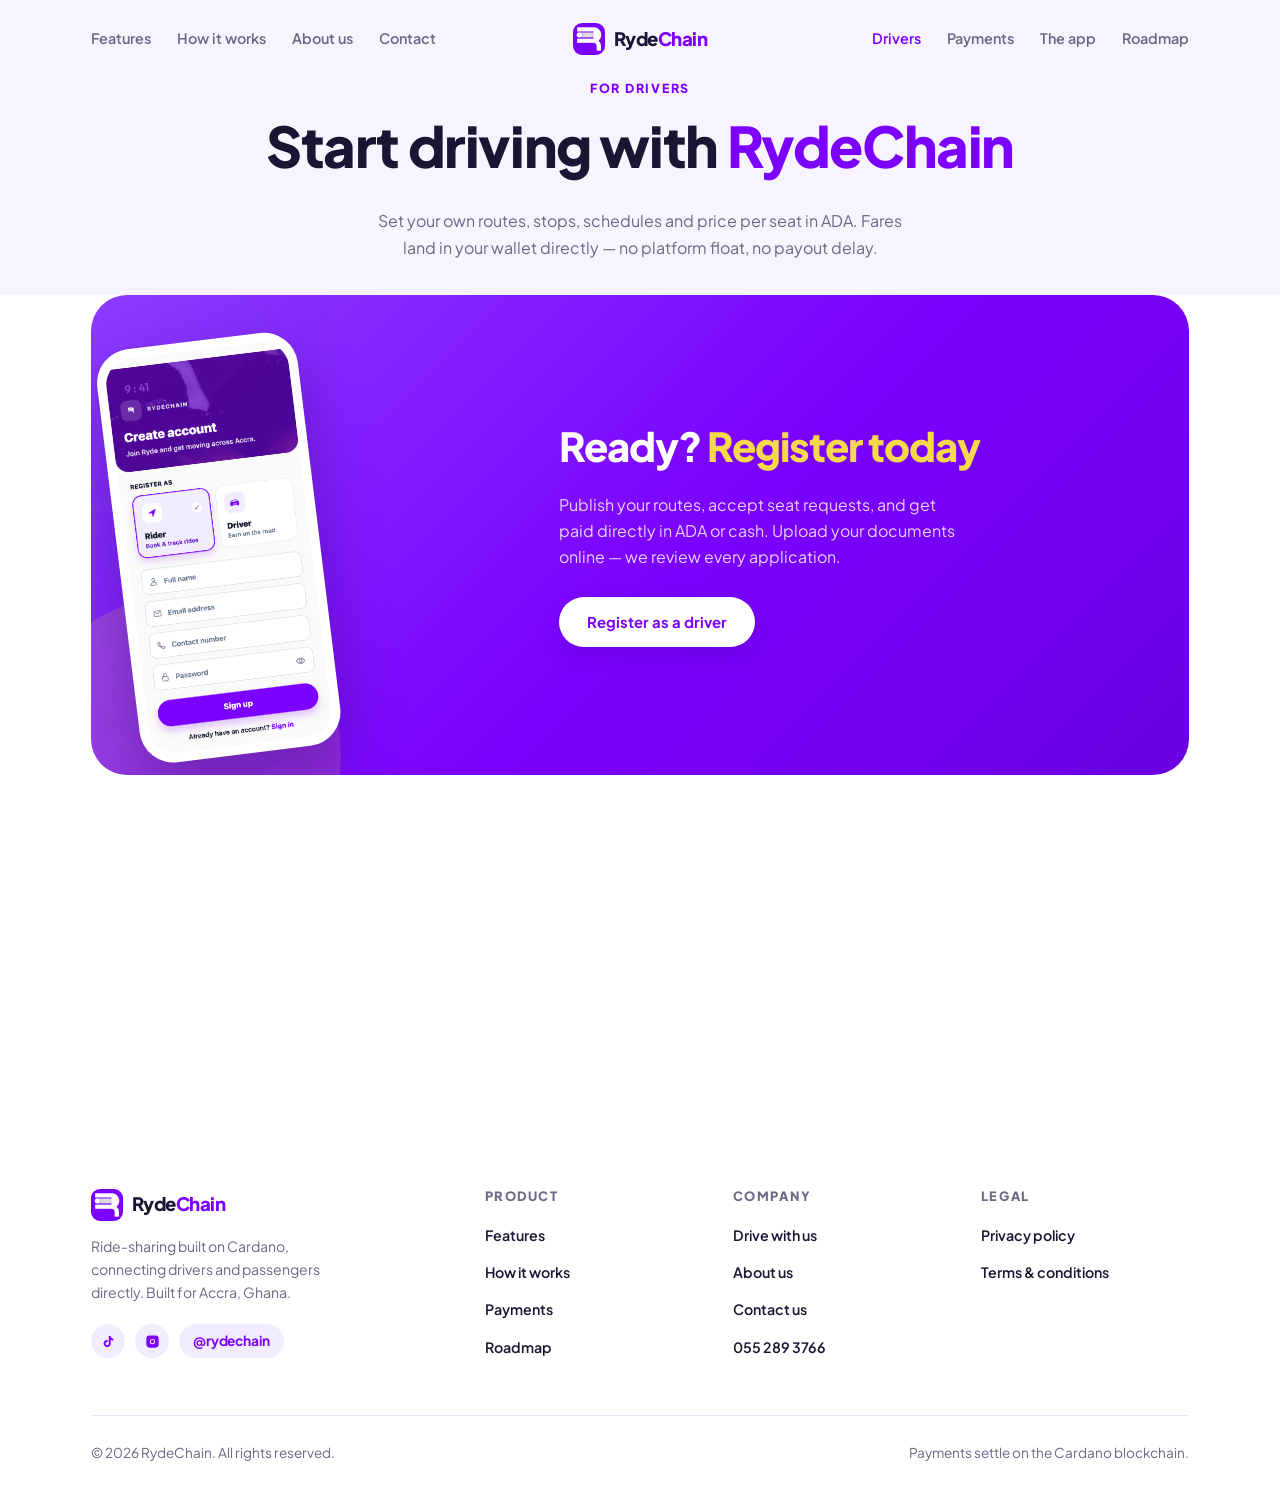
<file: drivers.html>
<!DOCTYPE html>
<html lang="en">
<head>
<meta charset="utf-8" />
<meta name="viewport" content="width=device-width, initial-scale=1" />
<title>Drive with RydeChain — For drivers in Accra</title>
<meta name="description" content="Set your own routes, schedules and price per seat in ADA. Fares land in your wallet directly — no platform float, no payout delay." />
<meta name="theme-color" content="#7b00ff" />
<link rel="icon" href="/assets/favicon.png" />
<link rel="canonical" href="https://app.arcaccra.com/drivers" />
<link rel="preconnect" href="https://fonts.googleapis.com" />
<link rel="preconnect" href="https://fonts.gstatic.com" crossorigin />
<link href="https://fonts.googleapis.com/css2?family=Plus+Jakarta+Sans:wght@400;500;600;700;800&display=swap" rel="stylesheet" />
<link rel="stylesheet" href="/styles.css" />
</head>
<body data-page="drivers">

<div id="site-header"></div>

<main class="page-main">
<section class="page-hero">
  <div class="wrap">
    <span class="eyebrow">For drivers</span>
    <h1>Start driving with <span class="accent">RydeChain</span></h1>
    <p>Set your own routes, stops, schedules and price per seat in ADA. Fares land in your wallet directly — no platform float, no payout delay.</p>
  </div>
</section>

<section class="cta-wrap" style="padding-top:0;">
  <div class="wrap">
    <div class="cta reveal">
      <div class="cta-phone">
        <div class="phone">
          <div class="phone-inner">
            <img class="phone-shot" src="/assets/screens/04-auth.png" alt="RydeChain sign-up screen" />
          </div>
        </div>
      </div>
      <div class="cta-body">
        <h2>Ready? <span style="color:var(--yellow)">Register today</span></h2>
        <p>
          Publish your routes, accept seat requests, and get paid directly in ADA
          or cash. Upload your documents online — we review every application.
        </p>
        <a href="/driver-signup" class="btn btn-white">Register as a driver</a>
      </div>
    </div>
  </div>
</section>
</main>

<div id="site-footer"></div>
<script src="/site-layout.js"></script>
<script src="/script.js"></script>
</body>
</html>
</file>
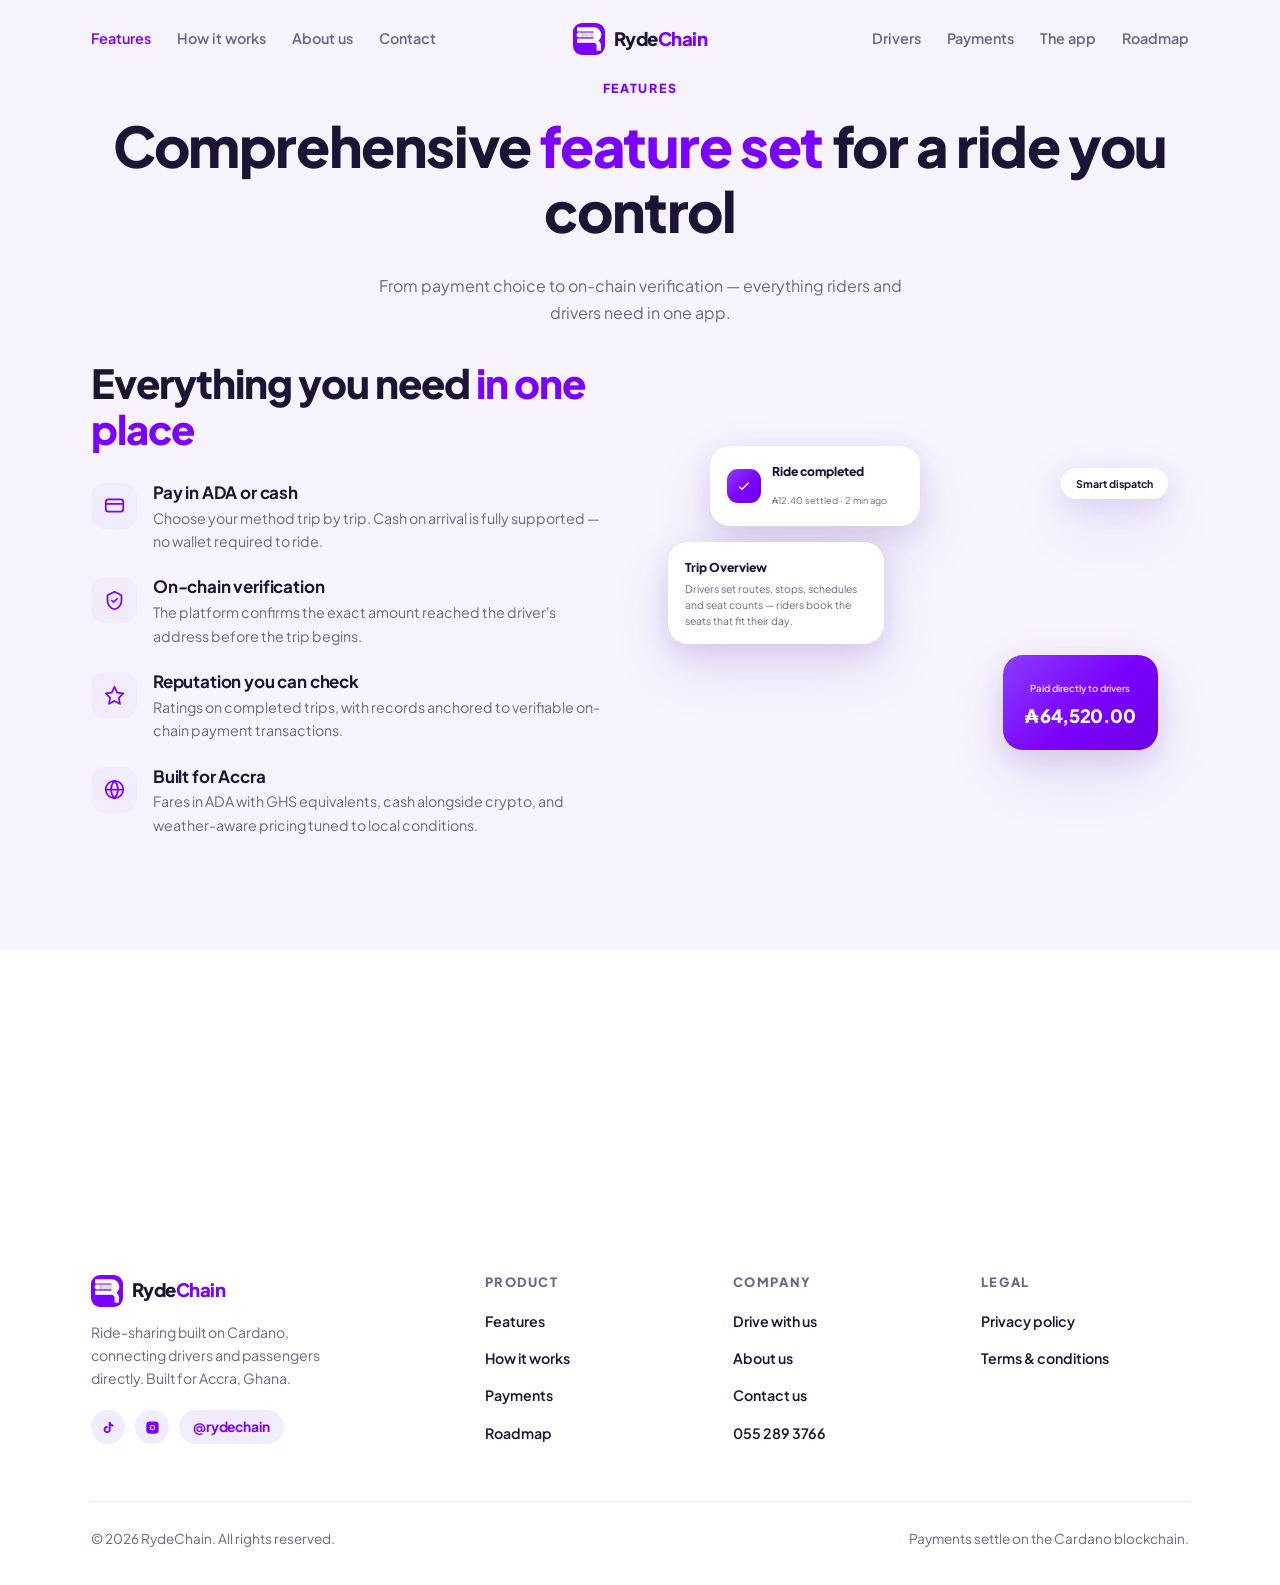
<file: features.html>
<!DOCTYPE html>
<html lang="en">
<head>
<meta charset="utf-8" />
<meta name="viewport" content="width=device-width, initial-scale=1" />
<title>Features — RydeChain</title>
<meta name="description" content="Pay in ADA or cash, on-chain verification, portable reputation, and pricing built for Accra. A comprehensive feature set for rides you control." />
<meta name="theme-color" content="#7b00ff" />
<link rel="icon" href="/assets/favicon.png" />
<link rel="canonical" href="https://app.arcaccra.com/features" />
<link rel="preconnect" href="https://fonts.googleapis.com" />
<link rel="preconnect" href="https://fonts.gstatic.com" crossorigin />
<link href="https://fonts.googleapis.com/css2?family=Plus+Jakarta+Sans:wght@400;500;600;700;800&display=swap" rel="stylesheet" />
<link rel="stylesheet" href="/styles.css" />
</head>
<body data-page="features">

<div id="site-header"></div>

<main class="page-main">
<section class="page-hero">
  <div class="wrap">
    <span class="eyebrow">Features</span>
    <h1>Comprehensive <span class="accent">feature set</span> for a ride you control</h1>
    <p>From payment choice to on-chain verification — everything riders and drivers need in one app.</p>
  </div>
</section>

<section>
  <div class="wrap feat-grid">
    <div class="reveal">
      <h2>Everything you need <span class="accent">in one place</span></h2>
      <div class="feat-list">
        <div class="feat-item">
          <div class="ic"><svg viewBox="0 0 24 24"><rect x="2" y="5" width="20" height="14" rx="3"/><path d="M2 10h20"/></svg></div>
          <div>
            <h3>Pay in ADA or cash</h3>
            <p>Choose your method trip by trip. Cash on arrival is fully supported — no wallet required to ride.</p>
          </div>
        </div>
        <div class="feat-item">
          <div class="ic"><svg viewBox="0 0 24 24"><path d="M12 2 4 6v6c0 5 3.4 9.3 8 10 4.6-.7 8-5 8-10V6z"/><polyline points="9 12 11 14 15 10"/></svg></div>
          <div>
            <h3>On-chain verification</h3>
            <p>The platform confirms the exact amount reached the driver's address before the trip begins.</p>
          </div>
        </div>
        <div class="feat-item">
          <div class="ic"><svg viewBox="0 0 24 24"><polygon points="12 2 15.1 8.6 22 9.7 17 14.6 18.2 21.5 12 18.2 5.8 21.5 7 14.6 2 9.7 8.9 8.6 12 2"/></svg></div>
          <div>
            <h3>Reputation you can check</h3>
            <p>Ratings on completed trips, with records anchored to verifiable on-chain payment transactions.</p>
          </div>
        </div>
        <div class="feat-item">
          <div class="ic"><svg viewBox="0 0 24 24"><circle cx="12" cy="12" r="10"/><path d="M2 12h20"/><path d="M12 2a15.3 15.3 0 0 1 4 10 15.3 15.3 0 0 1-4 10 15.3 15.3 0 0 1-4-10 15.3 15.3 0 0 1 4-10z"/></svg></div>
          <div>
            <h3>Built for Accra</h3>
            <p>Fares in ADA with GHS equivalents, cash alongside crypto, and weather-aware pricing tuned to local conditions.</p>
          </div>
        </div>
      </div>
    </div>
    <div class="feat-visual reveal">
      <div class="fc fc-1">
        <span class="ic"><svg viewBox="0 0 24 24"><path d="M5 13l4 4L19 7"/></svg></span>
        <div>
          <h5>Ride completed</h5>
          <span class="meta">₳12.40 settled · 2 min ago</span>
        </div>
      </div>
      <span class="fc-tag">Smart dispatch</span>
      <div class="fc fc-2">
        <h5>Trip Overview</h5>
        <p>Drivers set routes, stops, schedules and seat counts — riders book the seats that fit their day.</p>
      </div>
      <div class="fc fc-3">
        <small>Paid directly to drivers</small>
        <b>₳ 64,520.00</b>
      </div>
    </div>
  </div>
</section>
</main>

<div id="site-footer"></div>
<script src="/site-layout.js"></script>
<script src="/script.js"></script>
</body>
</html>
</file>
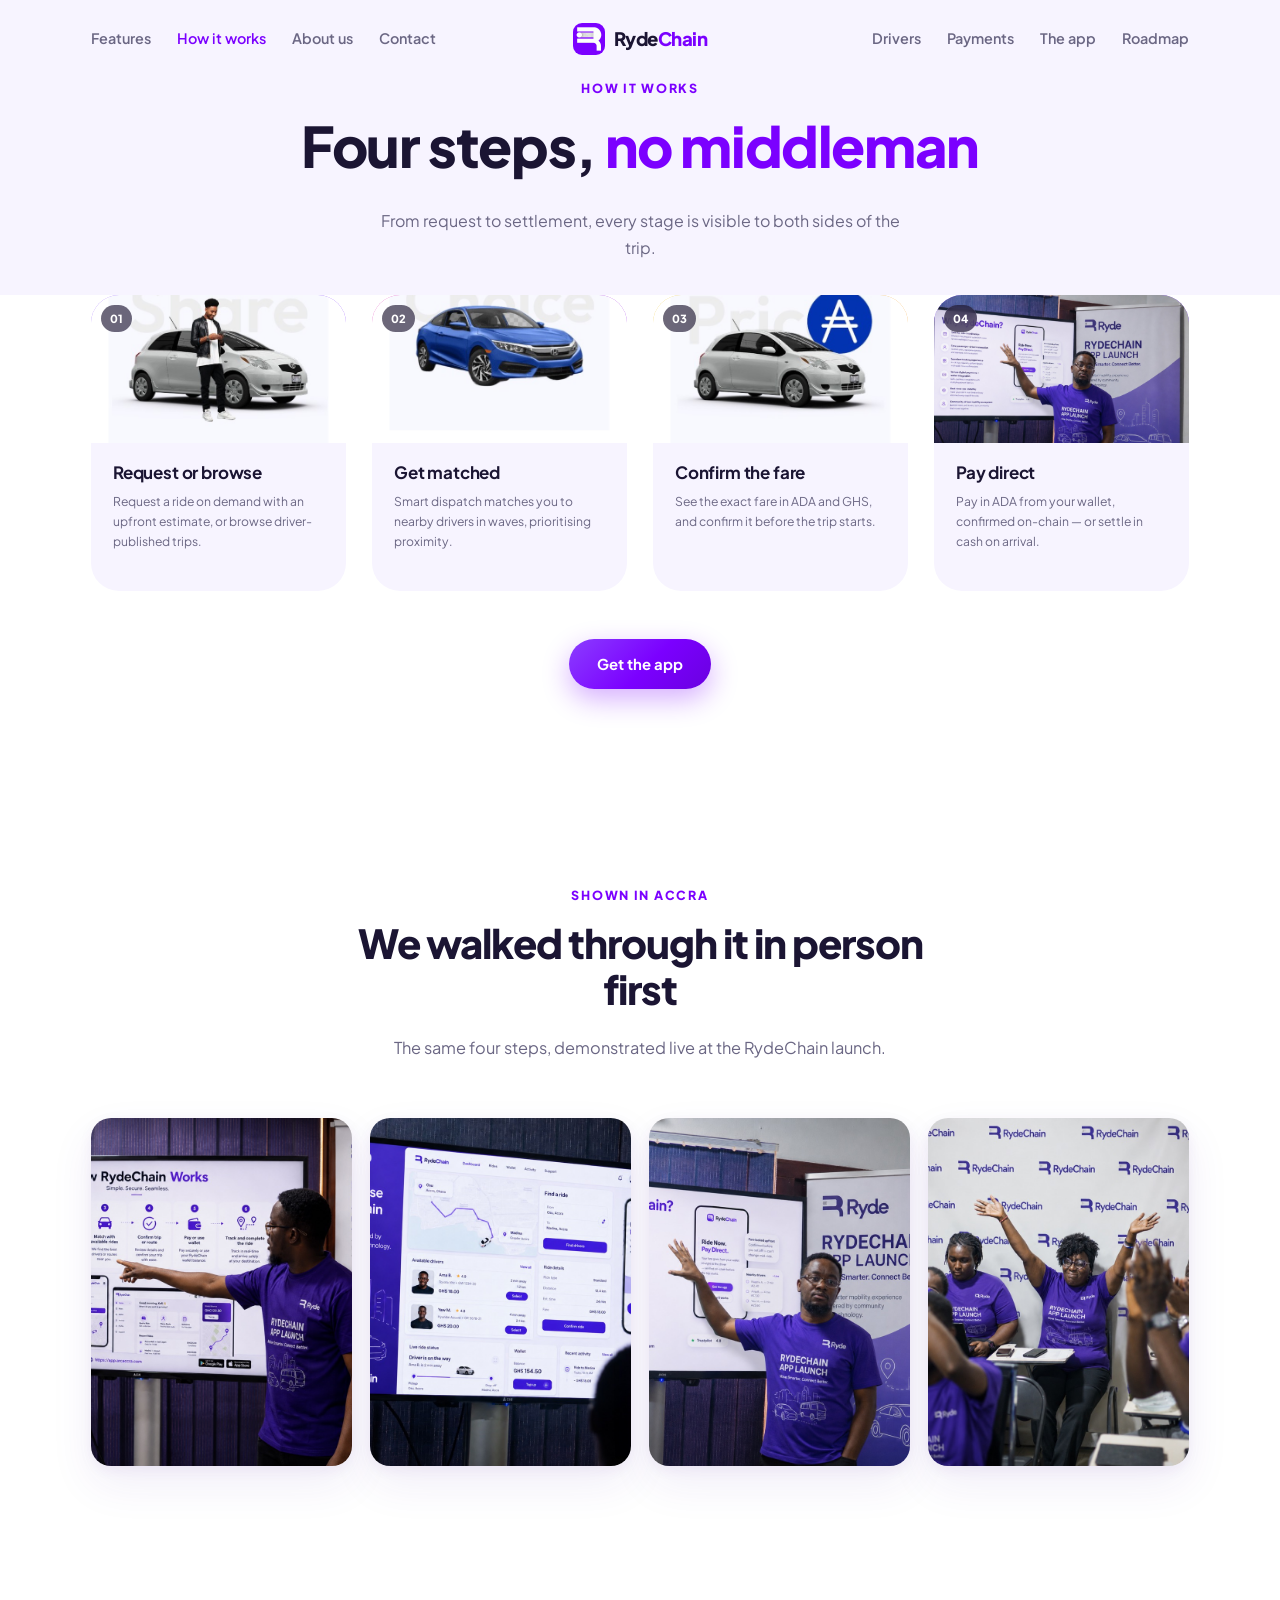
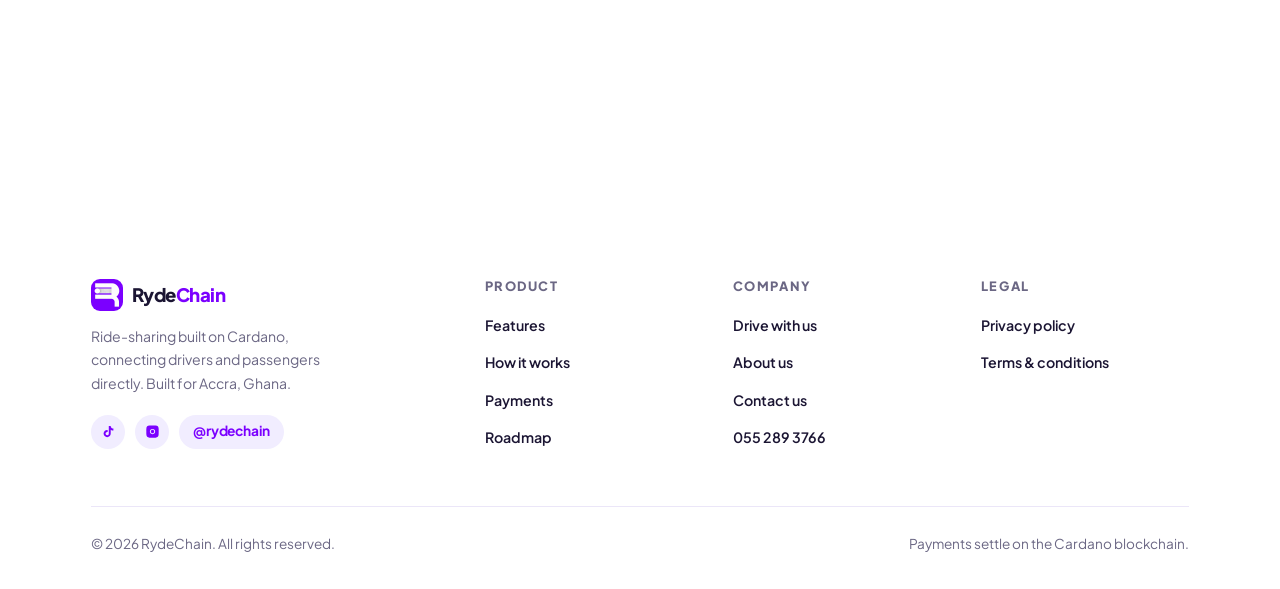
<file: how-it-works.html>
<!DOCTYPE html>
<html lang="en">
<head>
<meta charset="utf-8" />
<meta name="viewport" content="width=device-width, initial-scale=1" />
<title>How it works — RydeChain</title>
<meta name="description" content="Four steps from request to settlement — no middleman. Request, match, confirm fare, pay direct in ADA or cash." />
<meta name="theme-color" content="#7b00ff" />
<link rel="icon" href="/assets/favicon.png" />
<link rel="canonical" href="https://app.arcaccra.com/how-it-works" />
<link rel="preconnect" href="https://fonts.googleapis.com" />
<link rel="preconnect" href="https://fonts.gstatic.com" crossorigin />
<link href="https://fonts.googleapis.com/css2?family=Plus+Jakarta+Sans:wght@400;500;600;700;800&display=swap" rel="stylesheet" />
<link rel="stylesheet" href="/styles.css" />
</head>
<body data-page="how">

<div id="site-header"></div>

<main class="page-main">
<section class="page-hero">
  <div class="wrap">
    <span class="eyebrow">How it works</span>
    <h1>Four steps, <span class="accent">no middleman</span></h1>
    <p>From request to settlement, every stage is visible to both sides of the trip.</p>
  </div>
</section>

<section class="blog">
  <div class="wrap">
    <div class="blog-grid four">
      <div class="post reveal"><div class="thumb thumb-shot"><img src="/assets/screens/01-onboarding-share.png" alt="Browsing a shared ride in the RydeChain app" loading="lazy" /><span class="thumb-num">01</span></div><div class="body">
        <h3>Request or browse</h3>
        <p class="date">Request a ride on demand with an upfront estimate, or browse driver-published trips.</p>
      </div></div>
      <div class="post reveal"><div class="thumb thumb-shot"><img src="/assets/screens/03-onboarding-choice.png" alt="Being matched with a driver going your way" loading="lazy" /><span class="thumb-num">02</span></div><div class="body">
        <h3>Get matched</h3>
        <p class="date">Smart dispatch matches you to nearby drivers in waves, prioritising proximity.</p>
      </div></div>
      <div class="post reveal"><div class="thumb thumb-shot"><img src="/assets/screens/02-onboarding-price.png" alt="The fare shown upfront in ADA before the trip starts" loading="lazy" /><span class="thumb-num">03</span></div><div class="body">
        <h3>Confirm the fare</h3>
        <p class="date">See the exact fare in ADA and GHS, and confirm it before the trip starts.</p>
      </div></div>
      <div class="post reveal"><div class="thumb thumb-shot"><img src="/assets/screens/launch-pay.jpg" alt="Paying the driver directly, demonstrated at the Accra launch" loading="lazy" /><span class="thumb-num">04</span></div><div class="body">
        <h3>Pay direct</h3>
        <p class="date">Pay in ADA from your wallet, confirmed on-chain — or settle in cash on arrival.</p>
      </div></div>
    </div>
    <p style="text-align:center;margin-top:48px;">
      <a href="/download" class="btn btn-primary">Get the app</a>
    </p>
  </div>
</section>

<section class="launch">
  <div class="wrap">
    <div class="launch-head reveal">
      <span class="eyebrow">Shown in Accra</span>
      <h2>We walked through it in person first</h2>
      <p>The same four steps, demonstrated live at the RydeChain launch.</p>
    </div>
    <!-- Photographs from the launch rather than mocked-up illustrations. Two of
         these are the walkthrough itself on screen, which is what this page is
         about; the rest are the room it was shown to. -->
    <div class="launch-grid">
      <figure class="launch-shot reveal">
        <img src="/assets/launch/launch-6.jpg" alt="Walking through how RydeChain works, with the app shown on screen at the Accra launch" loading="lazy" width="1200" height="1600" />
      </figure>
      <figure class="launch-shot reveal">
        <img src="/assets/launch/launch-7.jpg" alt="A live demo of how to use RydeChain" loading="lazy" width="1200" height="1600" />
      </figure>
      <figure class="launch-shot reveal">
        <img src="/assets/launch/launch-12.jpg" alt="Presenting why RydeChain pays drivers directly" loading="lazy" width="1200" height="1600" />
      </figure>
      <figure class="launch-shot reveal">
        <img src="/assets/launch/launch-4.jpg" alt="Riders and drivers at the RydeChain launch in Accra" loading="lazy" width="1200" height="1600" />
      </figure>
    </div>
  </div>
</section>
</main>

<div id="site-footer"></div>
<script src="/site-layout.js"></script>
<script src="/script.js"></script>
</body>
</html>
</file>
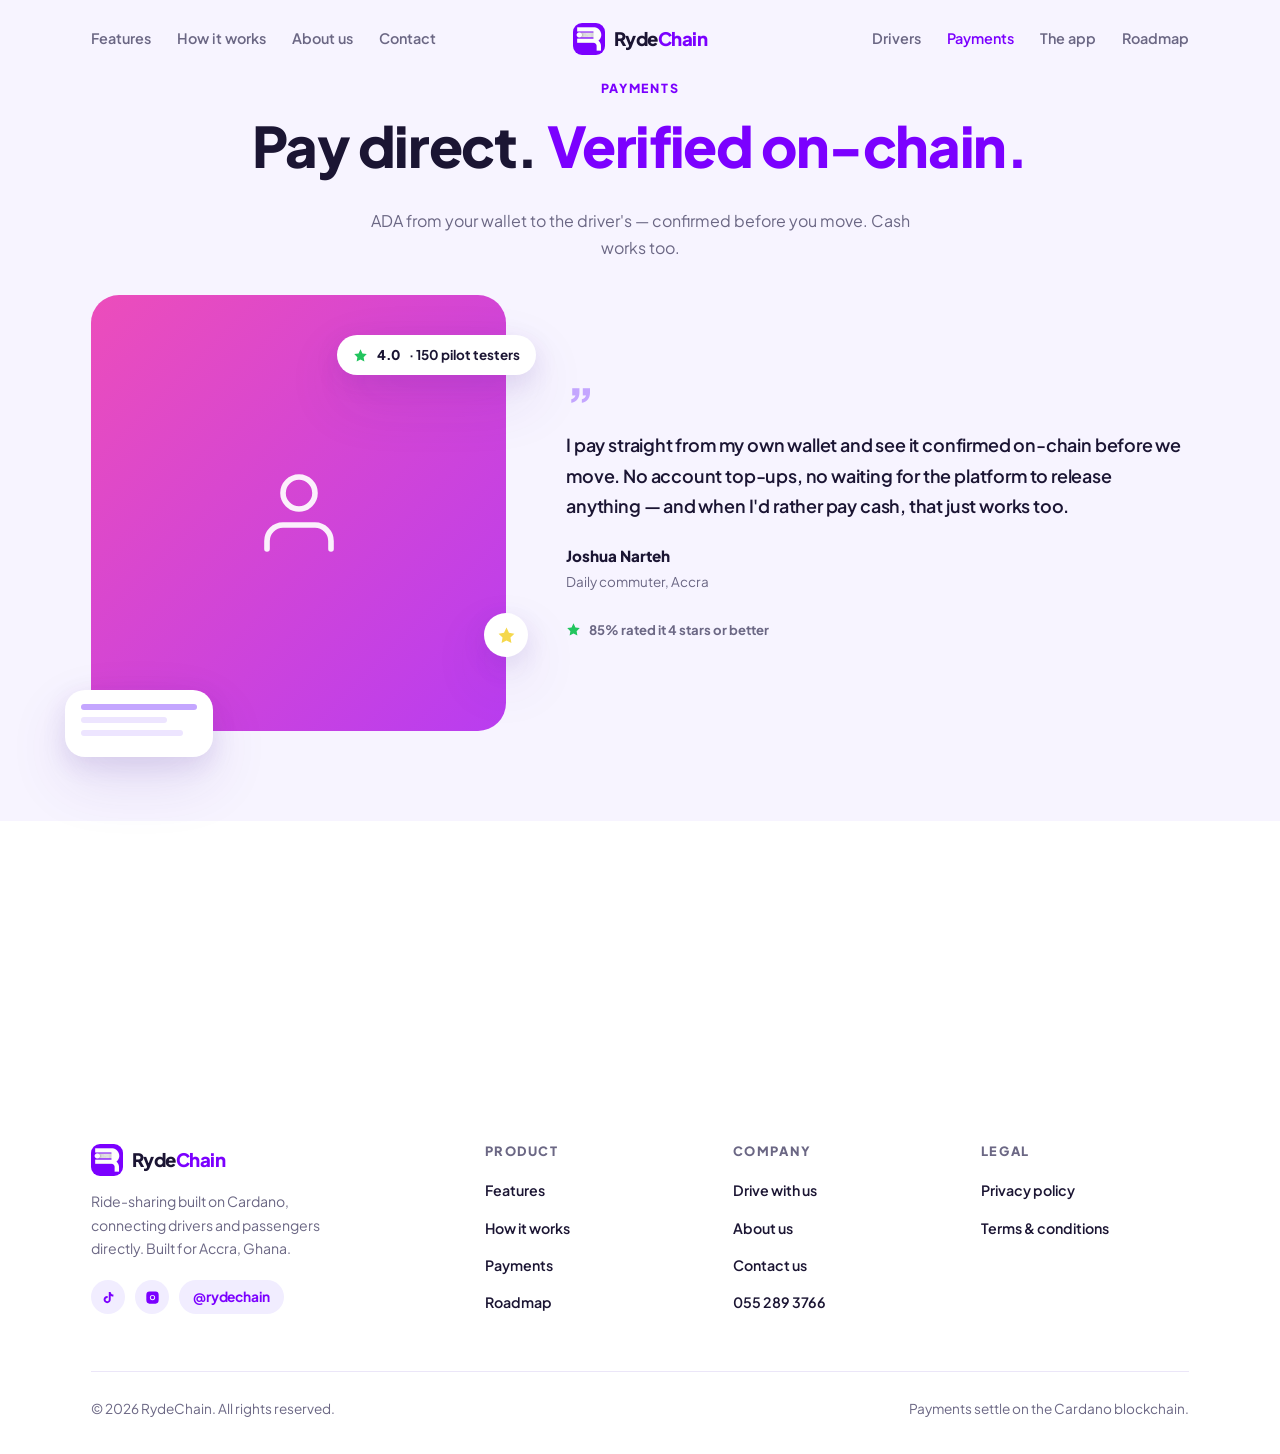
<file: payments.html>
<!DOCTYPE html>
<html lang="en">
<head>
<meta charset="utf-8" />
<meta name="viewport" content="width=device-width, initial-scale=1" />
<title>Payments — RydeChain</title>
<meta name="description" content="Pay straight from your Cardano wallet with on-chain confirmation, or use cash. No account top-ups, no platform holding your money." />
<meta name="theme-color" content="#7b00ff" />
<link rel="icon" href="/assets/favicon.png" />
<link rel="canonical" href="https://app.arcaccra.com/payments" />
<link rel="preconnect" href="https://fonts.googleapis.com" />
<link rel="preconnect" href="https://fonts.gstatic.com" crossorigin />
<link href="https://fonts.googleapis.com/css2?family=Plus+Jakarta+Sans:wght@400;500;600;700;800&display=swap" rel="stylesheet" />
<link rel="stylesheet" href="/styles.css" />
</head>
<body data-page="payments">

<div id="site-header"></div>

<main class="page-main">
<section class="page-hero">
  <div class="wrap">
    <span class="eyebrow">Payments</span>
    <h1>Pay direct. <span class="accent">Verified on-chain.</span></h1>
    <p>ADA from your wallet to the driver's — confirmed before you move. Cash works too.</p>
  </div>
</section>

<section>
  <div class="wrap tm-grid">
    <div class="tm-visual reveal">
      <div class="tm-photo">
        <svg class="person" viewBox="0 0 24 24" aria-hidden="true">
          <path d="M20 21v-2a4 4 0 0 0-4-4H8a4 4 0 0 0-4 4v2"/><circle cx="12" cy="7" r="4"/>
        </svg>
      </div>
      <div class="rating-chip tm-chip">
        <svg class="star" viewBox="0 0 24 24" aria-hidden="true"><polygon points="12 2 15.1 8.6 22 9.7 17 14.6 18.2 21.5 12 18.2 5.8 21.5 7 14.6 2 9.7 8.9 8.6 12 2"/></svg>
        <b>4.0</b> · 150 pilot testers
      </div>
      <div class="tm-star">
        <svg viewBox="0 0 24 24" aria-hidden="true"><polygon points="12 2 15.1 8.6 22 9.7 17 14.6 18.2 21.5 12 18.2 5.8 21.5 7 14.6 2 9.7 8.9 8.6 12 2"/></svg>
      </div>
      <div class="tm-list"><i></i><i></i><i></i></div>
    </div>
    <div class="tm-body reveal">
      <div class="quote-mark">&rdquo;</div>
      <blockquote>
        I pay straight from my own wallet and see it confirmed on-chain before we
        move. No account top-ups, no waiting for the platform to release anything —
        and when I'd rather pay cash, that just works too.
      </blockquote>
      <div class="tm-author">
        <b>Joshua Narteh</b>
        <small>Daily commuter, Accra</small>
      </div>
      <div class="tm-foot">
        <svg class="star" viewBox="0 0 24 24" aria-hidden="true"><polygon points="12 2 15.1 8.6 22 9.7 17 14.6 18.2 21.5 12 18.2 5.8 21.5 7 14.6 2 9.7 8.9 8.6 12 2"/></svg>
        85% rated it 4 stars or better
      </div>
    </div>
  </div>
</section>
</main>

<div id="site-footer"></div>
<script src="/site-layout.js"></script>
<script src="/script.js"></script>
</body>
</html>
</file>
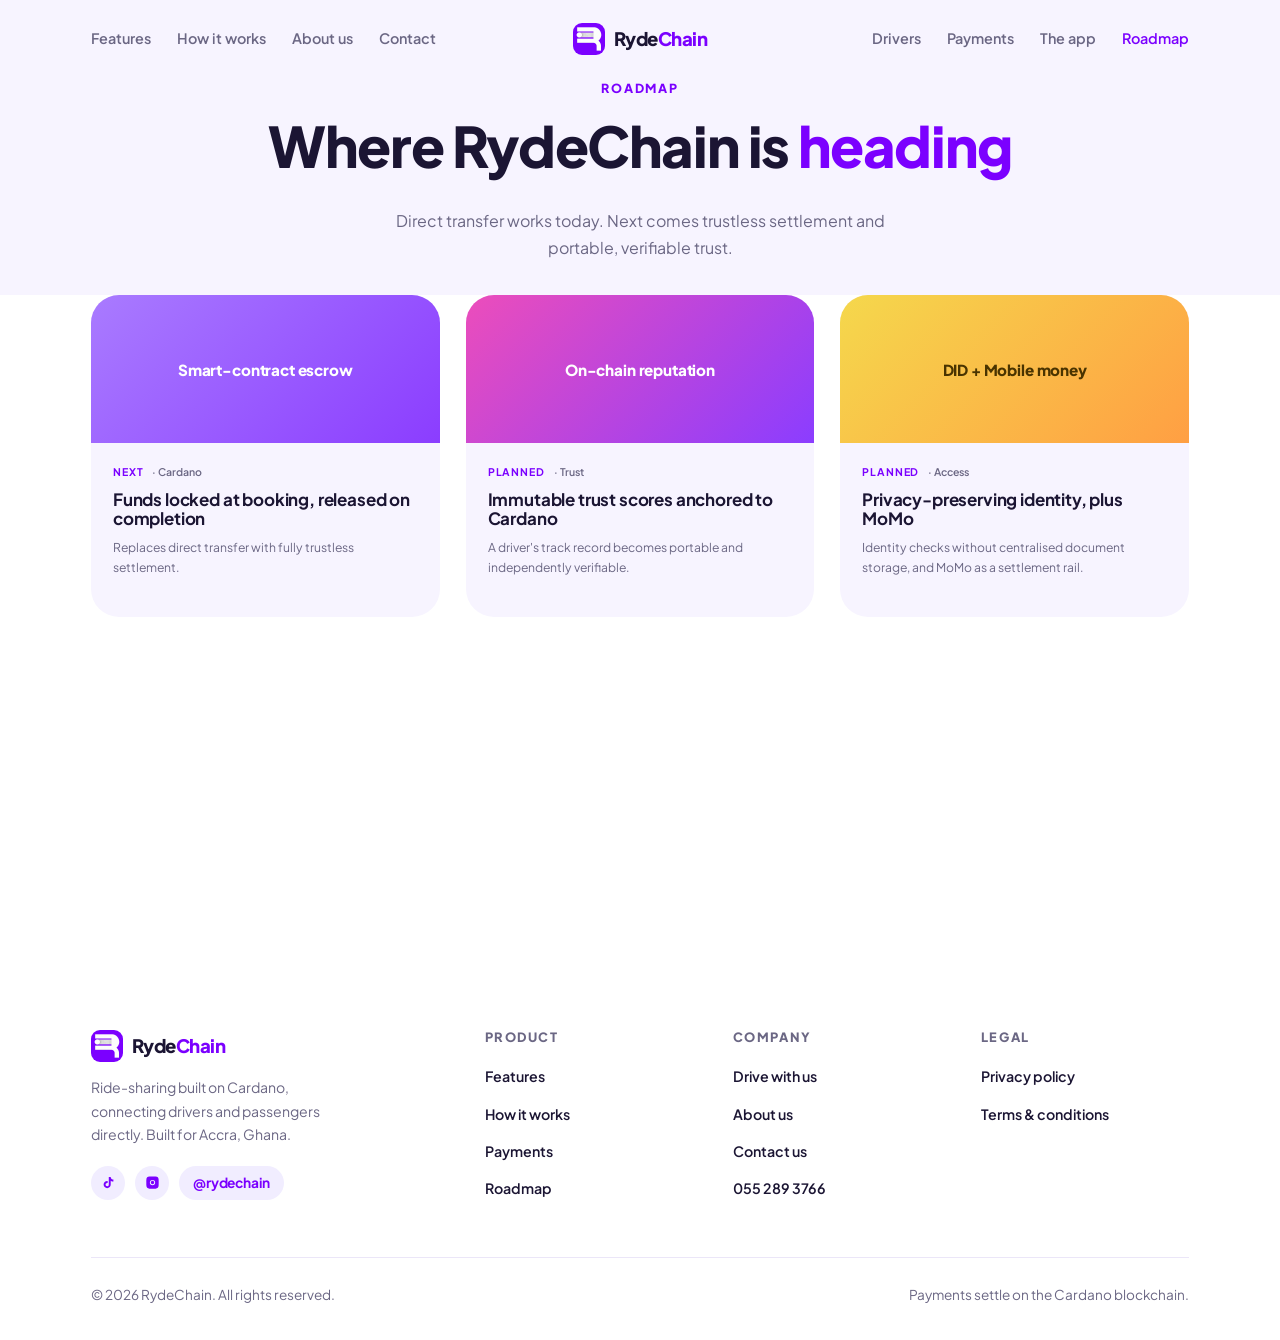
<file: roadmap.html>
<!DOCTYPE html>
<html lang="en">
<head>
<meta charset="utf-8" />
<meta name="viewport" content="width=device-width, initial-scale=1" />
<title>Roadmap — RydeChain</title>
<meta name="description" content="Where RydeChain is heading: smart-contract escrow, on-chain reputation, DID verification, and mobile money integration." />
<meta name="theme-color" content="#7b00ff" />
<link rel="icon" href="/assets/favicon.png" />
<link rel="canonical" href="https://app.arcaccra.com/roadmap" />
<link rel="preconnect" href="https://fonts.googleapis.com" />
<link rel="preconnect" href="https://fonts.gstatic.com" crossorigin />
<link href="https://fonts.googleapis.com/css2?family=Plus+Jakarta+Sans:wght@400;500;600;700;800&display=swap" rel="stylesheet" />
<link rel="stylesheet" href="/styles.css" />
</head>
<body data-page="roadmap">

<div id="site-header"></div>

<main class="page-main">
<section class="page-hero">
  <div class="wrap">
    <span class="eyebrow">Roadmap</span>
    <h1>Where RydeChain is <span class="accent">heading</span></h1>
    <p>Direct transfer works today. Next comes trustless settlement and portable, verifiable trust.</p>
  </div>
</section>

<section class="blog">
  <div class="wrap">
    <div class="blog-grid">
      <div class="post reveal">
        <div class="thumb">Smart-contract escrow</div>
        <div class="body">
          <div class="meta">Next <span>· Cardano</span></div>
          <h3>Funds locked at booking, released on completion</h3>
          <p class="date">Replaces direct transfer with fully trustless settlement.</p>
        </div>
      </div>
      <div class="post reveal">
        <div class="thumb">On-chain reputation</div>
        <div class="body">
          <div class="meta">Planned <span>· Trust</span></div>
          <h3>Immutable trust scores anchored to Cardano</h3>
          <p class="date">A driver's track record becomes portable and independently verifiable.</p>
        </div>
      </div>
      <div class="post reveal">
        <div class="thumb">DID + Mobile money</div>
        <div class="body">
          <div class="meta">Planned <span>· Access</span></div>
          <h3>Privacy-preserving identity, plus MoMo</h3>
          <p class="date">Identity checks without centralised document storage, and MoMo as a settlement rail.</p>
        </div>
      </div>
    </div>
  </div>
</section>
</main>

<div id="site-footer"></div>
<script src="/site-layout.js"></script>
<script src="/script.js"></script>
</body>
</html>
</file>
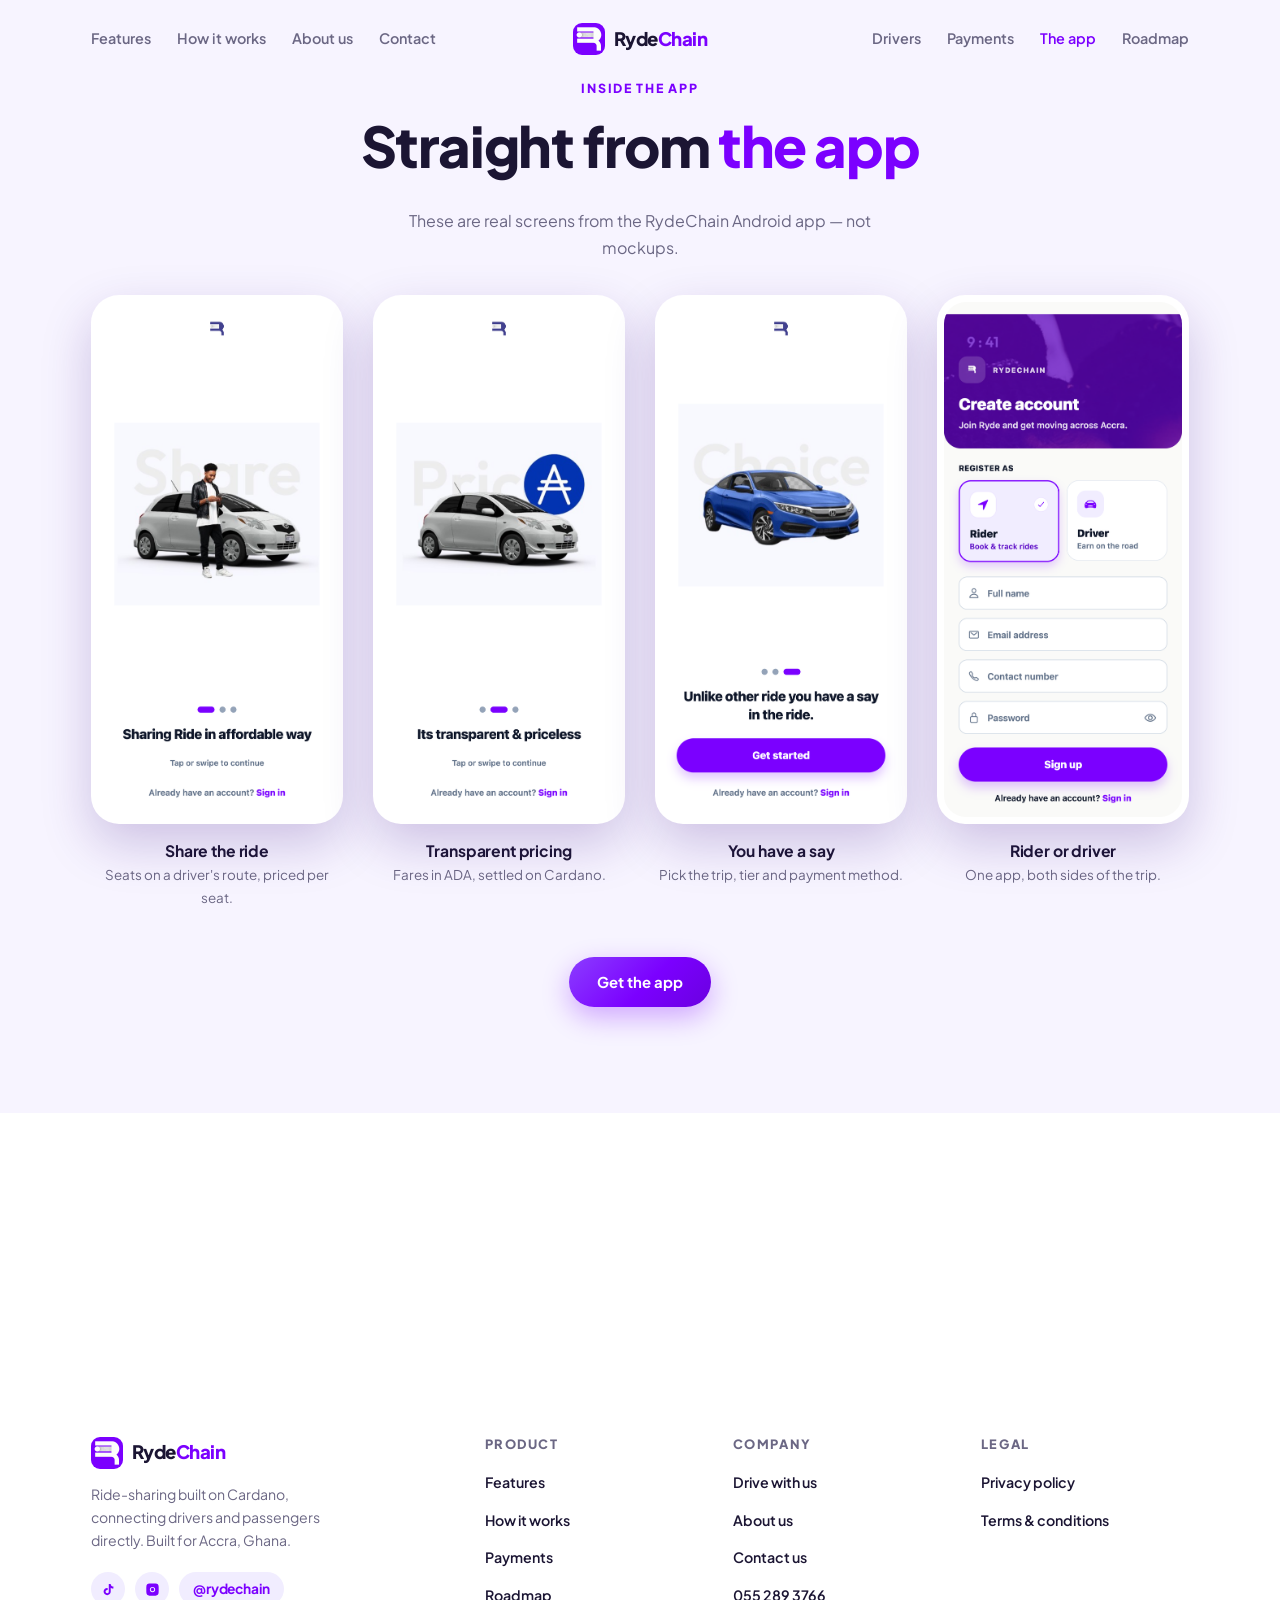
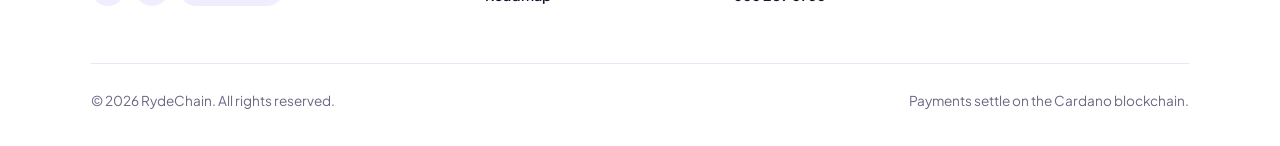
<file: screens.html>
<!DOCTYPE html>
<html lang="en">
<head>
<meta charset="utf-8" />
<meta name="viewport" content="width=device-width, initial-scale=1" />
<title>The app — RydeChain screens</title>
<meta name="description" content="Real screens from the RydeChain Android app — onboarding, transparent pricing, and rider or driver registration." />
<meta name="theme-color" content="#7b00ff" />
<link rel="icon" href="/assets/favicon.png" />
<link rel="canonical" href="https://app.arcaccra.com/screens" />
<link rel="preconnect" href="https://fonts.googleapis.com" />
<link rel="preconnect" href="https://fonts.gstatic.com" crossorigin />
<link href="https://fonts.googleapis.com/css2?family=Plus+Jakarta+Sans:wght@400;500;600;700;800&display=swap" rel="stylesheet" />
<link rel="stylesheet" href="/styles.css" />
</head>
<body data-page="screens">

<div id="site-header"></div>

<main class="page-main">
<section class="page-hero">
  <div class="wrap">
    <span class="eyebrow">Inside the app</span>
    <h1>Straight from <span class="accent">the app</span></h1>
    <p>These are real screens from the RydeChain Android app — not mockups.</p>
  </div>
</section>

<section>
  <div class="wrap">
    <div class="screens-grid">
      <div class="screen-item reveal">
        <div class="phone"><div class="phone-inner">
          <img class="phone-shot" src="/assets/screens/01-onboarding-share.png" alt="Onboarding — Sharing Ride in affordable way" />
        </div></div>
        <h3>Share the ride</h3>
        <p>Seats on a driver's route, priced per seat.</p>
      </div>
      <div class="screen-item reveal">
        <div class="phone"><div class="phone-inner">
          <img class="phone-shot" src="/assets/screens/02-onboarding-price.png" alt="Onboarding — Its transparent and priceless" />
        </div></div>
        <h3>Transparent pricing</h3>
        <p>Fares in ADA, settled on Cardano.</p>
      </div>
      <div class="screen-item reveal">
        <div class="phone"><div class="phone-inner">
          <img class="phone-shot" src="/assets/screens/03-onboarding-choice.png" alt="Onboarding — you have a say in the ride" />
        </div></div>
        <h3>You have a say</h3>
        <p>Pick the trip, tier and payment method.</p>
      </div>
      <div class="screen-item reveal">
        <div class="phone"><div class="phone-inner">
          <img class="phone-shot" src="/assets/screens/04-auth.png" alt="Create account — register as Rider or Driver" />
        </div></div>
        <h3>Rider or driver</h3>
        <p>One app, both sides of the trip.</p>
      </div>
    </div>
    <p style="text-align:center;margin-top:48px;">
      <a href="/download" class="btn btn-primary">Get the app</a>
    </p>
  </div>
</section>
</main>

<div id="site-footer"></div>
<script src="/site-layout.js"></script>
<script src="/script.js"></script>
</body>
</html>
</file>
<file: styles.css>
/* RydeChain — brand tokens mirror src/constants/colors.js in the mobile app */
:root {
  --purple: #7b00ff;
  --purple-600: #8b3dff;
  --purple-400: #a97bff;
  --purple-300: #c4a6ff;
  --purple-soft: #f1edff;
  --purple-muted: #ede5ff;
  --purple-dark: #5a00c7;
  --ink: #1b1533;
  --muted: #6b6784;
  --line: #ebe6f8;
  --panel: #ffffff;
  --bg: #f7f4ff;
  --yellow: #f5d84c;
  --pink: #ec4dbb;
  --success: #22c55e;
  --success-soft: #dcfce7;

  --grad: linear-gradient(135deg, #8b3dff 0%, #7b00ff 55%, #6a00e0 100%);
  --grad-soft: linear-gradient(135deg, #a97bff 0%, #8b3dff 100%);

  --r-sm: 14px;
  --r: 20px;
  --r-lg: 28px;
  --r-xl: 36px;

  --sh-card: 0 4px 14px rgba(80, 40, 160, 0.06), 0 18px 44px rgba(80, 40, 160, 0.08);
  --sh-float: 0 8px 24px rgba(80, 40, 160, 0.12), 0 24px 60px rgba(80, 40, 160, 0.12);
  --sh-purple: 0 10px 28px rgba(123, 0, 255, 0.32);

  --maxw: 1150px;
  --font: "Plus Jakarta Sans", "Inter", -apple-system, BlinkMacSystemFont, "Segoe UI", Roboto, sans-serif;
}

* { box-sizing: border-box; }
html { scroll-behavior: smooth; -webkit-text-size-adjust: 100%; }

body {
  margin: 0;
  font-family: var(--font);
  background: var(--bg);
  color: var(--ink);
  line-height: 1.65;
  overflow-x: hidden;
  -webkit-font-smoothing: antialiased;
}

h1, h2, h3, h4 { margin: 0 0 .55em; line-height: 1.16; letter-spacing: -0.025em; font-weight: 800; }
h1 { font-size: clamp(2.3rem, 4.9vw, 3.5rem); }
h2 { font-size: clamp(1.75rem, 3.3vw, 2.5rem); }
h3 { font-size: 1.06rem; font-weight: 700; letter-spacing: -0.01em; }
p { margin: 0 0 1rem; }
a { text-decoration: none; color: inherit; }
img { max-width: 100%; display: block; }
.accent { color: var(--purple); }

.wrap { max-width: var(--maxw); margin: 0 auto; padding: 0 26px; }

/* ---------- Buttons ---------- */
.btn {
  display: inline-flex; align-items: center; justify-content: center; gap: 8px;
  border: 0; cursor: pointer; white-space: nowrap;
  padding: 13px 28px; border-radius: 999px;
  font-family: inherit; font-size: .93rem; font-weight: 700;
  transition: transform .18s ease, box-shadow .18s ease, background .18s ease;
}
.btn-primary { background: var(--grad); color: #fff; box-shadow: var(--sh-purple); }
.btn-primary:hover { transform: translateY(-2px); box-shadow: 0 14px 34px rgba(123,0,255,.4); }
.btn-white { background: #fff; color: var(--purple); box-shadow: 0 8px 22px rgba(30,10,70,.14); }
.btn-white:hover { transform: translateY(-2px); }
.btn-ghost { background: transparent; color: var(--ink); border: 1.5px solid var(--line); }
.btn-ghost:hover { border-color: var(--purple-300); color: var(--purple); transform: translateY(-2px); }
.btn-outline-light { background: rgba(255,255,255,.12); color: #fff; border: 1.5px solid rgba(255,255,255,.45); }
.btn-outline-light:hover { background: rgba(255,255,255,.22); transform: translateY(-2px); }
.btn-sm { padding: 10px 22px; font-size: .86rem; }

/* ---------- Header ---------- */
header {
  position: sticky; top: 0; z-index: 60;
  background: rgba(247, 244, 255, .82);
  backdrop-filter: saturate(180%) blur(14px);
}
.nav { display: flex; align-items: center; justify-content: space-between; height: 78px; gap: 20px; }
.nav-side { display: flex; align-items: center; gap: 26px; flex: 1; }
.nav-side.right { justify-content: flex-end; }
.nav-side a { font-size: .9rem; font-weight: 600; color: var(--muted); transition: color .15s; }
.nav-side a:hover { color: var(--purple); }
.nav-side a.active, .nav-mobile a.active { color: var(--purple); }
.brand { display: flex; align-items: center; gap: 9px; font-weight: 800; font-size: 1.16rem; letter-spacing: -0.03em; }
.brand img { width: 32px; height: 32px; border-radius: 9px; }
.brand .brand-alt { color: var(--purple); }
.nav-mobile { display: none; }
.menu-btn { display: none; background: none; border: 0; cursor: pointer; padding: 8px; }
.menu-btn span { display: block; width: 21px; height: 2px; background: var(--ink); border-radius: 2px; }
.menu-btn span + span { margin-top: 5px; }

/* ---------- Shared bits ---------- */
.eyebrow { display: block; font-size: .78rem; font-weight: 800; letter-spacing: .14em; text-transform: uppercase; color: var(--purple); margin-bottom: 14px; }
.section-head { max-width: 620px; margin: 0 auto 56px; text-align: center; }
.section-head p { color: var(--muted); margin: 0; font-size: 1.02rem; }
section { padding: 90px 0; position: relative; }
.page-main section:first-child { padding-top: 0; }
.page-main .page-hero + section { padding-top: 0; }

.avatars { display: flex; align-items: center; }
.avatars i {
  width: 34px; height: 34px; border-radius: 50%; border: 2.5px solid #fff;
  margin-left: -11px; display: block; box-shadow: 0 2px 8px rgba(40,10,90,.14);
}
.avatars i:first-child { margin-left: 0; }
.a1 { background: linear-gradient(135deg,#f9a8d4,#ec4899); }
.a2 { background: linear-gradient(135deg,#a5b4fc,#6366f1); }
.a3 { background: linear-gradient(135deg,#fcd34d,#f59e0b); }
.a4 { background: linear-gradient(135deg,#6ee7b7,#10b981); }
.a5 { background: linear-gradient(135deg,#c4b5fd,#8b5cf6); }
.avatars .more {
  width: 34px; height: 34px; border-radius: 50%; margin-left: -11px;
  background: var(--purple); color: #fff; border: 2.5px solid #fff;
  display: grid; place-items: center; font-size: .68rem; font-weight: 800;
}

.rating-chip {
  display: inline-flex; align-items: center; gap: 9px;
  background: #fff; border-radius: 999px; padding: 9px 16px;
  box-shadow: var(--sh-float); font-size: .84rem; font-weight: 700;
}
.rating-chip .star { width: 15px; height: 15px; fill: var(--success); flex-shrink: 0; }
.rating-chip b { font-weight: 800; }

/* Inline icon sitting in a run of text */
.inline-ic {
  width: 15px; height: 15px; vertical-align: -2px; margin-right: 2px;
  stroke: var(--purple); fill: none; stroke-width: 2; stroke-linecap: round; stroke-linejoin: round;
}

/* ---------- Hero ---------- */
.hero { padding: 44px 0 0; }
.hero-inner { position: relative; }
.hero-grid { display: grid; grid-template-columns: 1fr 1fr; gap: 40px; align-items: center; padding-bottom: 40px; }
.hero p.lead { color: var(--muted); font-size: 1.03rem; max-width: 400px; margin-bottom: 28px; }
.hero-actions { display: flex; align-items: center; gap: 18px; flex-wrap: wrap; }

/* side rail like the reference */
.rail { position: absolute; left: -16px; top: 90px; display: flex; flex-direction: column; align-items: center; gap: 18px; }
.rail span { writing-mode: vertical-rl; transform: rotate(180deg); font-size: .66rem; letter-spacing: .22em; text-transform: uppercase; color: var(--purple-300); font-weight: 800; }
.rail i { width: 34px; height: 34px; border-radius: 50%; background: #fff; box-shadow: var(--sh-card); display: grid; place-items: center; color: var(--purple); }
.rail i svg { width: 15px; height: 15px; stroke: currentColor; fill: none; stroke-width: 2.2; }

/* Phone + floating cards */
.hero-visual { position: relative; display: flex; justify-content: center; padding: 10px 0 20px; }
.phone {
  width: 246px; background: #fff; border-radius: 34px; padding: 9px;
  box-shadow: 0 20px 50px rgba(60,20,130,.22); position: relative; z-index: 3;
}
.phone-inner { background: var(--bg); border-radius: 27px; overflow: hidden; }
/* Real app screen captures sit flush inside the device frame. */
.phone-shot { width: 100%; height: auto; display: block; }
.phone-top { display: flex; align-items: center; justify-content: space-between; padding: 14px 15px 10px; }
.phone-top .brand { font-size: .82rem; gap: 6px; }
.phone-top .brand img { width: 19px; height: 19px; border-radius: 6px; }
.phone-top .bars { display: flex; flex-direction: column; gap: 3px; }
.phone-top .bars i { width: 14px; height: 2px; background: var(--ink); border-radius: 2px; display: block; }
.phone-hello { padding: 0 15px 12px; }
.phone-hello small { color: var(--muted); font-size: .68rem; font-weight: 600; }
.phone-hello b { display: block; font-size: .85rem; font-weight: 800; letter-spacing: -.02em; }
.phone-card { margin: 0 12px; background: var(--grad); border-radius: 18px; padding: 14px; color: #fff; }
.phone-card .tag { display: inline-flex; align-items: center; gap: 6px; background: rgba(255,255,255,.2); padding: 4px 10px; border-radius: 999px; font-size: .6rem; font-weight: 700; margin-bottom: 8px; }
.phone-card b { font-size: .82rem; display: block; line-height: 1.35; }
.phone-card .go { margin-top: 12px; background: #fff; color: var(--purple); border-radius: 999px; padding: 6px 0; text-align: center; font-size: .68rem; font-weight: 800; }
.phone-list { padding: 12px; }
.phone-row { display: flex; align-items: center; gap: 9px; background: #fff; border-radius: 12px; padding: 8px 10px; margin-bottom: 7px; box-shadow: 0 2px 8px rgba(70,30,140,.05); }
.phone-row .ic { width: 24px; height: 24px; border-radius: 8px; background: var(--purple-soft); display: grid; place-items: center; font-size: .6rem; }
.phone-row .tx { flex: 1; min-width: 0; }
.phone-row .tx b { display: block; font-size: .64rem; font-weight: 700; }
.phone-row .tx small { font-size: .55rem; color: var(--muted); }
.phone-row .pct { font-size: .58rem; font-weight: 800; color: var(--success); }
.phone-nav { display: flex; align-items: center; justify-content: space-around; padding: 9px 14px 13px; }
.phone-nav i { width: 15px; height: 15px; border-radius: 5px; background: var(--purple-muted); display: block; }
.phone-nav i.mid { width: 30px; height: 30px; border-radius: 50%; background: var(--grad); box-shadow: var(--sh-purple); }

.float {
  position: absolute; background: #fff; border-radius: var(--r);
  box-shadow: var(--sh-float); padding: 13px 15px; z-index: 4;
}
.float h5 { margin: 0 0 3px; font-size: .72rem; font-weight: 800; letter-spacing: -.01em; }
.float p { margin: 0; font-size: .62rem; color: var(--muted); line-height: 1.5; }
.f-overview { top: 12px; right: -18px; width: 168px; }
.f-tasks { bottom: 74px; right: -30px; width: 182px; }
.f-tasks .hd { display: flex; align-items: center; justify-content: space-between; margin-bottom: 9px; }
.f-tasks .hd b { font-size: .68rem; font-weight: 800; }
.f-tasks .hd span { font-size: .55rem; color: var(--purple); font-weight: 700; }
.f-tasks .li { display: flex; gap: 6px; align-items: flex-start; font-size: .56rem; color: var(--muted); margin-bottom: 6px; line-height: 1.45; }
.f-tasks .li i { width: 9px; height: 9px; border-radius: 3px; border: 1.5px solid var(--purple-300); flex-shrink: 0; margin-top: 2px; }
.f-trust { bottom: 152px; left: -34px; z-index: 5; }
.f-left { top: 96px; left: -26px; width: 150px; }

.hero-social { display: flex; align-items: center; gap: 14px; justify-content: center; margin: 6px 0 34px; flex-wrap: wrap; }
.hero-social p { margin: 0; font-size: .84rem; color: var(--muted); font-weight: 600; }
.hero-social b { color: var(--ink); font-weight: 800; }

/* purple slab under hero */
.slab {
  background: var(--grad); border-radius: var(--r-xl); color: #fff;
  padding: 40px 44px; position: relative; overflow: hidden;
  display: grid; grid-template-columns: 1fr 1fr; gap: 40px;
  margin-bottom: -80px; z-index: 2;
}
.slab::after {
  content: ""; position: absolute; right: -90px; top: -110px;
  width: 320px; height: 320px; border-radius: 50%;
  background: rgba(255,255,255,.09);
}
.slab-item { position: relative; }
.slab-item .ic {
  width: 42px; height: 42px; border-radius: 13px; background: rgba(255,255,255,.18);
  display: grid; place-items: center; margin-bottom: 14px;
}
.slab-item .ic svg { width: 20px; height: 20px; stroke: #fff; fill: none; stroke-width: 2; stroke-linecap: round; stroke-linejoin: round; }
.slab-item h3 { color: #fff; margin-bottom: 6px; }
.slab-item p { margin: 0; font-size: .87rem; color: rgba(255,255,255,.8); line-height: 1.6; }

/* ---------- Stats ---------- */
.stats { background: var(--panel); padding-top: 150px; }
.stats-grid { display: grid; grid-template-columns: 1fr 1fr; gap: 64px; align-items: center; }
.stats-visual { position: relative; }
.blob-card {
  background: linear-gradient(135deg, #f3ecff, #e9dcff);
  border-radius: var(--r-xl); padding: 34px; position: relative;
}
.tasklist { background: #fff; border-radius: var(--r); padding: 16px; box-shadow: var(--sh-card); }
.tasklist .hd { display: flex; align-items: center; justify-content: space-between; margin-bottom: 12px; }
.tasklist .hd b { font-size: .8rem; font-weight: 800; }
.tasklist .hd span { font-size: .68rem; color: var(--purple); font-weight: 700; }
.tasklist .li { display: flex; gap: 9px; align-items: flex-start; padding: 9px 0; border-top: 1px solid var(--line); font-size: .7rem; color: var(--muted); line-height: 1.5; }
.tasklist .li i { width: 13px; height: 13px; border-radius: 4px; border: 1.6px solid var(--purple-300); flex-shrink: 0; margin-top: 2px; }
.tasklist .li.done i { background: var(--purple); border-color: var(--purple); }
.badge-float {
  position: absolute; left: -26px; top: 40px;
  width: 52px; height: 52px; border-radius: 17px; background: var(--grad);
  display: grid; place-items: center; box-shadow: var(--sh-purple);
}
.badge-float svg { width: 24px; height: 24px; stroke: #fff; fill: none; stroke-width: 2; stroke-linecap: round; stroke-linejoin: round; }
.bars-float {
  position: absolute; left: -30px; bottom: -26px;
  background: #fff; border-radius: var(--r); padding: 14px 16px;
  box-shadow: var(--sh-float); display: flex; align-items: flex-end; gap: 5px; height: 62px;
}
.bars-float i { width: 6px; border-radius: 3px; background: var(--purple-300); display: block; }
.bars-float i:nth-child(2){ height: 60%; background: var(--purple); }
.bars-float i:nth-child(1){ height: 35%; }
.bars-float i:nth-child(3){ height: 85%; background: var(--purple); }
.bars-float i:nth-child(4){ height: 50%; }
.bars-float i:nth-child(5){ height: 70%; background: var(--purple-400); }
.bars-float i:nth-child(6){ height: 40%; }
.avatars-float { position: absolute; right: -18px; bottom: -22px; background:#fff; padding: 9px 13px; border-radius: 999px; box-shadow: var(--sh-float); }

.stat-row { display: grid; grid-template-columns: 118px 1fr; gap: 22px; margin-bottom: 34px; }
.stat-row .num { font-size: 1.85rem; font-weight: 800; letter-spacing: -.03em; line-height: 1.2; }
.stat-row .num small { display: block; font-size: .72rem; font-weight: 600; color: var(--muted); letter-spacing: 0; }
.stat-row h3 { margin-bottom: 5px; }
.stat-row p { margin: 0; color: var(--muted); font-size: .9rem; }

/* ---------- Features ---------- */
.feat-grid { display: grid; grid-template-columns: 1fr 1fr; gap: 56px; align-items: center; }
.feat-list { margin-top: 30px; }
.feat-item { display: flex; gap: 16px; margin-bottom: 24px; }
.feat-item .ic {
  width: 46px; height: 46px; border-radius: 14px; background: var(--purple-soft);
  color: var(--purple); display: grid; place-items: center; flex-shrink: 0;
}
.feat-item .ic svg { width: 21px; height: 21px; stroke: currentColor; fill: none; stroke-width: 2; stroke-linecap: round; stroke-linejoin: round; }
.feat-item h3 { margin-bottom: 4px; }
.feat-item p { margin: 0; font-size: .89rem; color: var(--muted); }

.feat-visual { position: relative; min-height: 330px; }
.fc {
  position: absolute; background: #fff; border-radius: var(--r);
  box-shadow: var(--sh-float); padding: 15px 17px;
}
.fc h5 { margin: 0 0 4px; font-size: .76rem; font-weight: 800; }
.fc p { margin: 0; font-size: .65rem; color: var(--muted); line-height: 1.55; }
.fc-1 { top: 0; left: 8%; width: 210px; display: flex; gap: 11px; align-items: center; }
.fc-1 .ic { width: 34px; height: 34px; border-radius: 11px; background: var(--grad); display: grid; place-items: center; flex-shrink: 0; }
.fc-1 .ic svg { width: 16px; height: 16px; stroke: #fff; fill: none; stroke-width: 2.2; }
.fc-1 .meta { font-size: .58rem; color: var(--muted); }
.fc-2 { top: 96px; left: 0; width: 216px; }
.fc-3 {
  bottom: 26px; right: 6%; background: var(--grad); color: #fff; padding: 18px 22px; text-align: center;
}
.fc-3 small { font-size: .6rem; opacity: .85; font-weight: 600; }
.fc-3 b { display: block; font-size: 1.15rem; font-weight: 800; letter-spacing: -.02em; margin-top: 2px; }
.fc-tag { position: absolute; top: 22px; right: 4%; background:#fff; border-radius: 999px; padding: 7px 15px; box-shadow: var(--sh-float); font-size: .66rem; font-weight: 700; }

/* ---------- Screens gallery ---------- */
.screens-grid { display: grid; grid-template-columns: repeat(4, 1fr); gap: 30px; }
.screen-item { text-align: center; }
.screen-item .phone { width: 100%; margin: 0 auto 18px; padding: 7px; border-radius: 28px; }
.screen-item .phone-inner { border-radius: 22px; }
.screen-item h3 { margin-bottom: 4px; font-size: .98rem; }
.screen-item p { margin: 0; font-size: .84rem; color: var(--muted); }

/* ---------- CTA ---------- */
.cta-wrap { background: var(--panel); }
.cta {
  background: var(--grad); border-radius: var(--r-xl); color: #fff;
  display: grid; grid-template-columns: .85fr 1.15fr; gap: 34px; align-items: center;
  padding: 8px 54px 8px 8px; position: relative; overflow: hidden;
}
.cta::after {
  content: ""; position: absolute; left: -70px; bottom: -140px;
  width: 320px; height: 320px; border-radius: 50%; background: rgba(245,216,76,.16);
}
.cta-phone { position: relative; z-index: 2; transform: rotate(-7deg); margin: 24px 0 24px 18px; }
.cta-phone .phone { width: 202px; box-shadow: 0 26px 60px rgba(30,0,80,.34); }
.cta-body { position: relative; z-index: 2; padding: 40px 0; }
.cta-body h2 { color: #fff; }
.cta-body p { color: rgba(255,255,255,.82); max-width: 400px; margin-bottom: 26px; }

/* ---------- Testimonial ---------- */
.tm-grid { display: grid; grid-template-columns: .8fr 1.2fr; gap: 60px; align-items: center; }
.tm-visual { position: relative; }
.tm-photo {
  background: linear-gradient(135deg, var(--pink), #b93df0);
  border-radius: var(--r-lg); aspect-ratio: 1/1.05;
  display: grid; place-items: center; position: relative; overflow: hidden;
}
.tm-photo .person { width: 96px; height: 96px; stroke: rgba(255,255,255,.92); fill: none; stroke-width: 1.4; stroke-linecap: round; stroke-linejoin: round; }
.tm-chip { position: absolute; top: 40px; right: -30px; }
.tm-star {
  position: absolute; right: -22px; bottom: 74px;
  width: 44px; height: 44px; border-radius: 50%; background: #fff;
  display: grid; place-items: center; box-shadow: var(--sh-float);
}
.tm-star svg { width: 19px; height: 19px; fill: var(--yellow); }
.tm-list {
  position: absolute; left: -26px; bottom: -26px; background: #fff;
  border-radius: var(--r); padding: 14px 16px; box-shadow: var(--sh-float); width: 148px;
}
.tm-list i { display: block; height: 6px; border-radius: 3px; background: var(--purple-muted); margin-bottom: 7px; }
.tm-list i:nth-child(1) { width: 100%; background: var(--purple-300); }
.tm-list i:nth-child(2) { width: 74%; }
.tm-list i:nth-child(3) { width: 88%; }
.quote-mark { color: var(--purple-300); font-size: 3rem; line-height: .8; font-weight: 800; margin-bottom: 6px; }
.tm-body blockquote { margin: 0 0 22px; font-size: 1.12rem; line-height: 1.7; font-weight: 600; letter-spacing: -.01em; }
.tm-author b { display: block; font-weight: 800; font-size: .95rem; }
.tm-author small { color: var(--muted); font-size: .84rem; }
.tm-foot { margin-top: 24px; display: flex; align-items: center; gap: 8px; color: var(--muted); font-size: .82rem; font-weight: 700; }
.tm-foot .star { width: 15px; height: 15px; fill: var(--success); }

/* ---------- Blog ---------- */
.blog { background: var(--panel); }
.blog-grid { display: grid; grid-template-columns: repeat(3, 1fr); gap: 26px; }
.blog-grid.four { grid-template-columns: repeat(4, 1fr); }
.post { background: var(--bg); border-radius: var(--r-lg); overflow: hidden; transition: transform .2s ease, box-shadow .2s ease; }
.post:hover { transform: translateY(-5px); box-shadow: var(--sh-float); }
.post .thumb { height: 148px; background: var(--grad-soft); display: grid; place-items: center; color: #fff; font-weight: 800; font-size: .95rem; letter-spacing: -.01em; }
.post:nth-child(2) .thumb { background: linear-gradient(135deg, var(--pink), #8b3dff); }
.post:nth-child(3) .thumb { background: linear-gradient(135deg, #f5d84c, #ff9f43); color: #4a3400; }
/* A step thumbnail carrying a real app screen instead of a flat number. The
   screenshots are tall portraits, so they are anchored to the top — the useful
   part of a phone screen is the top of it, and centring crops the heading away. */
/* display:block overrides .thumb's grid — inside a grid the image is sized to
   its own content, so height:100% resolves against nothing and a 552px-tall
   screenshot sits in a 148px box, clipped rather than fitted. */
.post .thumb-shot { position: relative; padding: 0; overflow: hidden; display: block; }
.post .thumb-shot img { width: 100%; height: 100%; object-fit: cover; object-position: center 42%; display: block; }
.post .thumb-num {
  position: absolute; top: 10px; left: 10px; z-index: 1;
  background: rgba(20, 12, 40, .62); color: #fff;
  font-size: .7rem; font-weight: 800; letter-spacing: .02em;
  padding: 4px 9px; border-radius: 999px;
  backdrop-filter: blur(6px); -webkit-backdrop-filter: blur(6px);
}

.post .body { padding: 20px 22px 24px; }
.post .meta { display: flex; align-items: center; gap: 9px; font-size: .66rem; font-weight: 700; color: var(--purple); margin-bottom: 9px; text-transform: uppercase; letter-spacing: .08em; }
.post .meta span { color: var(--muted); text-transform: none; letter-spacing: 0; font-weight: 600; }
.post h3 { margin-bottom: 8px; }
.post .date { font-size: .76rem; color: var(--muted); }

/* ---------- Newsletter + Footer ---------- */
.news {
  background: var(--grad); border-radius: var(--r-xl); color: #fff;
  padding: 44px 48px; display: grid; grid-template-columns: 1fr 1fr; gap: 34px; align-items: center;
  position: relative; overflow: hidden;
}
.news::after { content:""; position:absolute; right:-80px; top:-90px; width:280px; height:280px; border-radius:50%; background:rgba(255,255,255,.1); }
.news h3 { color: #fff; font-size: 1.5rem; font-weight: 800; margin-bottom: 6px; position: relative; }
.news p { margin: 0; color: rgba(255,255,255,.8); font-size: .9rem; position: relative; }
.news-form { display: flex; gap: 10px; position: relative; }
.news-form input {
  flex: 1; min-width: 0; border: 0; border-radius: 999px; padding: 14px 22px;
  font-family: inherit; font-size: .9rem; background: #fff; color: var(--ink);
}
.news-form input::placeholder { color: #a8a3bd; }
.news-form input:focus { outline: 2px solid rgba(255,255,255,.7); outline-offset: 2px; }

footer { background: var(--panel); padding: 84px 0 34px; }
.foot-grid { display: grid; grid-template-columns: 1.7fr 1fr 1fr 1fr; gap: 40px; margin: 70px 0 44px; }
.foot-brand p { color: var(--muted); font-size: .88rem; max-width: 270px; margin: 14px 0 20px; }
footer h4 { font-size: .8rem; text-transform: uppercase; letter-spacing: .12em; color: var(--muted); margin-bottom: 18px; font-weight: 800; }
.foot-links { list-style: none; padding: 0; margin: 0; }
.foot-links li { margin-bottom: 11px; }
.foot-links a { font-size: .89rem; color: var(--ink); font-weight: 600; }
.foot-links a:hover { color: var(--purple); }
.socials { display: flex; gap: 10px; }
.socials a {
  width: 34px; height: 34px; border-radius: 50%; background: var(--purple-soft); color: var(--purple);
  display: grid; place-items: center; transition: background .15s, color .15s, transform .15s;
}
.socials a:hover { background: var(--purple); color: #fff; transform: translateY(-2px); }
.socials svg { width: 15px; height: 15px; fill: currentColor; }
/* The handle reads as a label, not an icon button. */
.socials .social-handle {
  width: auto; height: 34px; padding: 0 14px; border-radius: 999px;
  font-size: .86rem; font-weight: 700; letter-spacing: -.01em;
}
.foot-bottom { border-top: 1px solid var(--line); padding-top: 26px; display: flex; justify-content: space-between; gap: 16px; flex-wrap: wrap; color: var(--muted); font-size: .85rem; }
.foot-bottom a { color: var(--muted); }
.foot-bottom a:hover { color: var(--purple); }

/* ---------- Driver registration ---------- */
.page-hero { padding: 56px 0 34px; text-align: center; }
.page-hero p { color: var(--muted); max-width: 540px; margin: 0 auto; }

.stepper { display: flex; align-items: center; justify-content: center; gap: 0; margin: 34px auto 44px; max-width: 620px; }
.stepper .st { display: flex; align-items: center; gap: 10px; }
.stepper .dot {
  width: 34px; height: 34px; border-radius: 50%; flex-shrink: 0;
  display: grid; place-items: center; font-weight: 800; font-size: .85rem;
  background: var(--purple-soft); color: var(--purple);
  border: 2px solid transparent; transition: all .2s ease;
}
.stepper .st.active .dot { background: var(--grad); color: #fff; box-shadow: var(--sh-purple); }
.stepper .st.done .dot { background: var(--success); color: #fff; }
.stepper .st span { font-size: .86rem; font-weight: 700; color: var(--muted); }
.stepper .st.active span { color: var(--ink); }
.stepper .bar { flex: 1; height: 2px; background: var(--line); margin: 0 14px; border-radius: 2px; }

.form-card {
  background: var(--panel); border-radius: var(--r-lg); padding: 36px;
  box-shadow: var(--sh-card); max-width: 720px; margin: 0 auto 40px;
}
.form-card > h2 { font-size: 1.35rem; margin-bottom: 6px; }
.form-card > p.sub { color: var(--muted); font-size: .93rem; margin-bottom: 26px; }

.field { margin-bottom: 18px; }
.field label { display: block; font-size: .84rem; font-weight: 700; margin-bottom: 7px; }
.field input, .field select, .field textarea {
  width: 100%; padding: 13px 16px; border-radius: var(--r-sm);
  border: 1.5px solid var(--line); background: var(--bg);
  font-family: inherit; font-size: .94rem; color: var(--ink);
  transition: border-color .15s, background .15s;
}
.field input:focus, .field select:focus, .field textarea:focus { outline: none; border-color: var(--purple); background: #fff; }
/* Vertical only: a textarea that can be dragged wider escapes the form card. */
.field textarea { resize: vertical; min-height: 130px; line-height: 1.55; }
.field input[aria-invalid="true"] { border-color: var(--danger, #ef4444); }
.field .hint { font-size: .77rem; color: var(--muted); margin-top: 6px; }
.field-row { display: grid; grid-template-columns: 1fr 1fr; gap: 16px; }

/* "RydeChain is live" — launch announcement above the hero headline. */
.live-pill {
  display: inline-flex; align-items: center; gap: 9px;
  padding: 8px 16px 8px 13px; margin-bottom: 22px;
  border-radius: 999px; border: 1.5px solid var(--purple-300);
  background: var(--purple-soft); color: var(--purple-dark);
  font-size: .84rem; font-weight: 650; text-decoration: none; line-height: 1;
  transition: border-color .15s, transform .15s;
}
.live-pill:hover { border-color: var(--purple); transform: translateY(-1px); }
.live-pill strong { font-weight: 800; }
.live-sep { opacity: .45; }
.live-arrow { width: 15px; height: 15px; transition: transform .15s; }
.live-pill:hover .live-arrow { transform: translateX(3px); }
.live-dot {
  width: 8px; height: 8px; border-radius: 50%; background: var(--success, #16a34a);
  box-shadow: 0 0 0 0 rgba(22, 163, 74, .55); animation: live-ping 2s ease-out infinite;
}
@keyframes live-ping {
  0%   { box-shadow: 0 0 0 0 rgba(22, 163, 74, .55); }
  70%  { box-shadow: 0 0 0 7px rgba(22, 163, 74, 0); }
  100% { box-shadow: 0 0 0 0 rgba(22, 163, 74, 0); }
}

/* ---------- Pilot survey feedback ---------- */
.fb-sec { background: var(--panel); }
.fb-head { max-width: 640px; margin: 0 auto 44px; text-align: center; }
.fb-head h2 { font-size: clamp(1.6rem, 3.2vw, 2.3rem); line-height: 1.2; margin: 12px 0 14px; }
.fb-head p { color: var(--muted); font-size: .93rem; line-height: 1.65; }

.fb-grid { display: grid; grid-template-columns: repeat(3, 1fr); gap: 20px; margin-bottom: 44px; }
.fb-card {
  background: var(--bg); border: 1.5px solid var(--line); border-radius: var(--r);
  padding: 26px 24px; margin: 0; display: flex; flex-direction: column; gap: 14px;
}
.fb-stars { color: #f5a623; font-size: 1rem; letter-spacing: 2px; line-height: 1; }
/* The fifth star is the fraction the average did not reach — shown greyed
   rather than dropped, so four-and-a-bit does not render as a clean five. */
.fb-stars span { color: var(--line); }
.fb-card blockquote { margin: 0; font-size: .97rem; line-height: 1.6; font-weight: 600; color: var(--ink); }
.fb-card figcaption { font-size: .8rem; color: var(--muted); font-weight: 650; margin-top: auto; }

.fb-dist { max-width: 520px; margin: 0 auto; }
.fb-dist-row { display: grid; grid-template-columns: 34px 1fr 34px; align-items: center; gap: 12px; margin-bottom: 9px; }
.fb-dist-row span { font-size: .8rem; font-weight: 700; color: var(--muted); }
.fb-dist-row i { height: 8px; border-radius: 999px; background: var(--line); overflow: hidden; display: block; }
.fb-dist-row i b { display: block; height: 100%; border-radius: 999px; background: var(--purple); }
.fb-dist-row em { font-style: normal; font-size: .8rem; font-weight: 700; color: var(--ink); text-align: right; }
.fb-dist-note { margin-top: 16px; text-align: center; font-size: .8rem; color: var(--muted); line-height: 1.6; }

/* ---------- Download page ---------- */
.dl-grid { display: grid; grid-template-columns: 1.05fr .95fr; gap: 64px; align-items: center; }
.dl-copy h2 { font-size: clamp(1.75rem, 3.4vw, 2.5rem); line-height: 1.15; margin-bottom: 16px; }
.dl-lead { color: var(--muted); font-size: 1.02rem; line-height: 1.65; margin-bottom: 32px; max-width: 30em; }

.dl-live {
  display: inline-flex; align-items: center; gap: 9px; margin-bottom: 18px;
  padding: 7px 15px 7px 12px; border-radius: 999px;
  background: var(--success-soft); color: #15803d;
  font-size: .8rem; font-weight: 700; letter-spacing: .01em;
}

.dl-store { display: flex; align-items: center; gap: 14px; flex-wrap: wrap; margin-bottom: 22px; }

/* Google issues the badge with its own clear space baked into the artwork, so
   it is sized by height and never padded, cropped or recoloured. 54px keeps it
   above their 40px minimum with room to spare. */
.dl-badge { display: inline-flex; align-items: center; height: 54px; }
.dl-badge img { height: 100%; width: auto; display: block; }
.dl-badge[href] { transition: transform .15s, opacity .15s; }
.dl-badge[href]:hover { transform: translateY(-2px); opacity: .92; }

/* Deliberately not an Apple badge: theirs may not be shown for an app you
   cannot download yet. This is our own "coming soon" marker, built to sit
   beside Google's without imitating Apple's artwork. */
.dl-badge-soon {
  gap: 10px; padding: 0 18px; border-radius: 10px;
  border: 1.5px solid var(--line); background: var(--panel);
  color: var(--muted); cursor: default;
}
.dl-badge-soon svg { width: 22px; height: 22px; flex-shrink: 0; opacity: .55; }
.dl-badge-soon small { display: block; font-size: .62rem; text-transform: uppercase; letter-spacing: .07em; font-weight: 700; opacity: .8; }
.dl-badge-soon strong { display: block; font-size: .95rem; font-weight: 700; color: var(--ink); opacity: .75; margin-top: 1px; }

.dl-note { font-size: .86rem; color: var(--muted); line-height: 1.6; margin-bottom: 26px; max-width: 34em; }
.dl-note a { color: var(--purple); font-weight: 650; }

.dl-links { display: flex; align-items: center; gap: 12px; flex-wrap: wrap; font-size: .9rem; font-weight: 650; }
.dl-links a { color: var(--ink); text-decoration: none; border-bottom: 1.5px solid var(--purple-300); padding-bottom: 2px; transition: border-color .15s, color .15s; }
.dl-links a:hover { color: var(--purple); border-color: var(--purple); }
.dl-links span { color: var(--muted); opacity: .5; }

.dl-visual { display: flex; justify-content: center; }
.dl-visual .phone { max-width: 268px; width: 100%; }

/* Contact channels — the ways to reach us, above the message form. */
/* auto-fit rather than a fixed count: channels get added and removed, and the
   row should reflow instead of needing this number kept in sync with the page. */
.contact-grid {
  display: grid; grid-template-columns: repeat(auto-fit, minmax(215px, 1fr)); gap: 20px;
  max-width: 1060px; margin: 0 auto 44px;
}
.contact-card {
  display: block; background: var(--panel); border-radius: var(--r);
  border: 1.5px solid var(--line); padding: 26px 24px; text-decoration: none;
  color: inherit; transition: border-color .15s, transform .15s, box-shadow .15s;
}
.contact-card:hover {
  border-color: var(--purple); transform: translateY(-3px); box-shadow: var(--sh-card);
}
.contact-ico {
  width: 44px; height: 44px; border-radius: 12px; background: var(--purple-soft);
  color: var(--purple); display: grid; place-items: center; margin-bottom: 16px;
}
.contact-ico svg { width: 21px; height: 21px; }
.contact-card h3 { font-size: 1.02rem; margin-bottom: 4px; }
.contact-card > p { font-weight: 700; color: var(--purple); font-size: .93rem; margin-bottom: 8px; word-break: break-word; }
.contact-meta { display: block; font-size: .8rem; color: var(--muted); line-height: 1.5; }

.docs-grid { display: grid; grid-template-columns: 1fr 1fr; gap: 16px; margin-bottom: 24px; }
.doc {
  border: 1.5px dashed var(--purple-300); border-radius: var(--r);
  padding: 18px; background: var(--bg); position: relative;
  transition: border-color .15s, background .15s;
}
.doc:hover { border-color: var(--purple); background: var(--purple-soft); }
.doc.filled { border-style: solid; border-color: var(--success); background: var(--success-soft); }
.doc.uploading { border-color: var(--warning); background: var(--warning-soft); }
.doc input[type="file"] { position: absolute; inset: 0; opacity: 0; cursor: pointer; width: 100%; height: 100%; }
.doc .top { display: flex; align-items: center; gap: 11px; margin-bottom: 6px; }
.doc .ic {
  width: 36px; height: 36px; border-radius: 11px; background: var(--purple-soft);
  color: var(--purple); display: grid; place-items: center; flex-shrink: 0;
}
.doc.filled .ic { background: #fff; color: #15803d; }
.doc .ic svg { width: 17px; height: 17px; stroke: currentColor; fill: none; stroke-width: 2; stroke-linecap: round; stroke-linejoin: round; }
.doc b { font-size: .9rem; font-weight: 700; display: block; }
.doc small { display: block; font-size: .76rem; color: var(--muted); }
.doc .state { font-size: .76rem; font-weight: 700; margin-top: 4px; }
.doc.filled .state { color: #15803d; }
.doc.uploading .state { color: #92400e; }
.doc.failed { border-color: #ef4444; background: #fee2e2; }
.doc.failed .state { color: #b91c1c; }

.alert { border-radius: var(--r-sm); padding: 13px 16px; font-size: .88rem; font-weight: 600; margin-bottom: 20px; display: none; }
.alert.show { display: block; }
.alert.err { background: #fee2e2; color: #b91c1c; }
.alert.ok { background: var(--success-soft); color: #15803d; }
.alert.info { background: var(--purple-soft); color: var(--purple-dark); }

.form-actions { display: flex; gap: 12px; align-items: center; flex-wrap: wrap; }
.btn[disabled] { opacity: .55; cursor: not-allowed; transform: none !important; box-shadow: none; }
.step { display: none; }
.step.active { display: block; }

.done-mark {
  width: 68px; height: 68px; border-radius: 50%; background: var(--success-soft);
  display: grid; place-items: center; margin: 0 auto 20px;
}
.done-mark svg { width: 32px; height: 32px; stroke: #15803d; fill: none; stroke-width: 2.6; stroke-linecap: round; stroke-linejoin: round; }

@media (max-width: 620px) {
  .field-row, .docs-grid { grid-template-columns: 1fr; }
  .form-card { padding: 24px 20px; }
  .stepper .st span { display: none; }
  .stepper .bar { margin: 0 8px; }
}

/* ---------- Reveal ---------- */
.reveal { opacity: 0; transform: translateY(20px); transition: opacity .65s ease, transform .65s ease; }
.reveal.in { opacity: 1; transform: none; }

/* ---------- Responsive ---------- */
@media (max-width: 1080px) {
  .rail { display: none; }
  .f-left, .f-trust { display: none; }
}

@media (max-width: 940px) {
  .nav-side { display: none; }
  .menu-btn { display: block; }
  .nav { justify-content: space-between; }
  .nav-mobile {
    display: none; position: absolute; top: 78px; left: 0; right: 0;
    background: var(--panel); padding: 18px 26px 24px; box-shadow: var(--sh-card);
    flex-direction: column; gap: 2px;
  }
  .nav-mobile.open { display: flex; }
  .nav-mobile a { padding: 10px 0; font-weight: 650; font-size: .98rem; color: var(--ink); }

  .hero-grid, .stats-grid, .feat-grid, .tm-grid, .slab, .news { grid-template-columns: 1fr; }
  /* Three across is already tight at 940 and unreadable below it. */
  .contact-grid { grid-template-columns: 1fr; gap: 14px; }
  /* Phone above the copy: the badge is the point of this page and should not
     be pushed below a tall mockup on a narrow screen. */
  .fb-grid { grid-template-columns: 1fr; gap: 14px; }
  .dl-grid { grid-template-columns: 1fr; gap: 40px; }
  .dl-visual { order: -1; }
  .dl-visual .phone { max-width: 230px; }
  .dl-lead, .dl-note { max-width: none; }
  .hero-grid { gap: 20px; }
  .stats-grid, .feat-grid, .tm-grid { gap: 46px; }
  .slab { padding: 34px 30px; gap: 28px; margin-bottom: -70px; }
  .stats { padding-top: 130px; }
  .cta { grid-template-columns: 1fr; padding: 8px; text-align: center; }
  .cta-phone { margin: 26px auto 0; transform: none; }
  .cta-body { padding: 26px 24px 40px; }
  .cta-body p { margin-left: auto; margin-right: auto; }
  .cta-body .btn { margin: 0 auto; }
  .blog-grid { grid-template-columns: 1fr 1fr; }
  .blog-grid.four { grid-template-columns: 1fr 1fr; }
  .screens-grid { grid-template-columns: 1fr 1fr; gap: 26px; }
  .foot-grid { grid-template-columns: 1fr 1fr; }
  .news { padding: 36px 30px; text-align: center; }
  .f-overview { right: -6px; top: 0; }
  .f-tasks { right: -10px; bottom: 40px; }
}

@media (max-width: 620px) {
  section { padding: 64px 0; }
  .wrap { padding: 0 18px; }
  .blog-grid, .foot-grid { grid-template-columns: 1fr; }
  .screens-grid { grid-template-columns: 1fr 1fr; gap: 18px; }
  .screen-item p { display: none; }
  .hero { padding-top: 26px; }
  .float { display: none; }
  .stat-row { grid-template-columns: 1fr; gap: 8px; }
  .news-form { flex-direction: column; }
  .news-form .btn { width: 100%; }
  .badge-float, .bars-float, .avatars-float, .tm-list, .tm-star, .tm-chip { display: none; }
  .feat-visual { min-height: 300px; }
  .fc-1 { left: 0; width: 190px; }
  .fc-2 { top: 108px; width: 200px; }
  .fc-3 { right: 0; }
  .brand { font-size: 1.05rem; }
}

@media (prefers-reduced-motion: reduce) {
  .reveal { opacity: 1; transform: none; transition: none; }
  html { scroll-behavior: auto; }
  /* The dot still reads as "live" without pulsing at anyone. */
  .live-dot { animation: none; }
}

/* ---- Launch event gallery (about) ---- */
.launch { background: var(--panel); }
.launch-head { max-width: 620px; margin: 0 auto 56px; text-align: center; }
.launch-head p { color: var(--muted); margin: 0; font-size: 1.02rem; }

.launch-grid {
  display: grid;
  grid-template-columns: repeat(auto-fill, minmax(210px, 1fr));
  gap: 18px;
}
.launch-shot { margin: 0; }
.launch-shot img {
  display: block;
  width: 100%;
  height: auto;
  /* The shoot is portrait; a fixed ratio keeps the grid even while each
     photo still crops from its own centre. */
  aspect-ratio: 3 / 4;
  object-fit: cover;
  border-radius: var(--r);
  box-shadow: var(--sh-card);
  transition: transform .35s ease, box-shadow .35s ease;
}
.launch-shot:hover img {
  transform: translateY(-4px);
  box-shadow: var(--sh-float);
}

@media (max-width: 620px) {
  .launch-grid { grid-template-columns: 1fr 1fr; gap: 12px; }
  .launch-head { margin-bottom: 36px; }
}

@media (prefers-reduced-motion: reduce) {
  .launch-shot img { transition: none; }
  .launch-shot:hover img { transform: none; }
}
</file>
